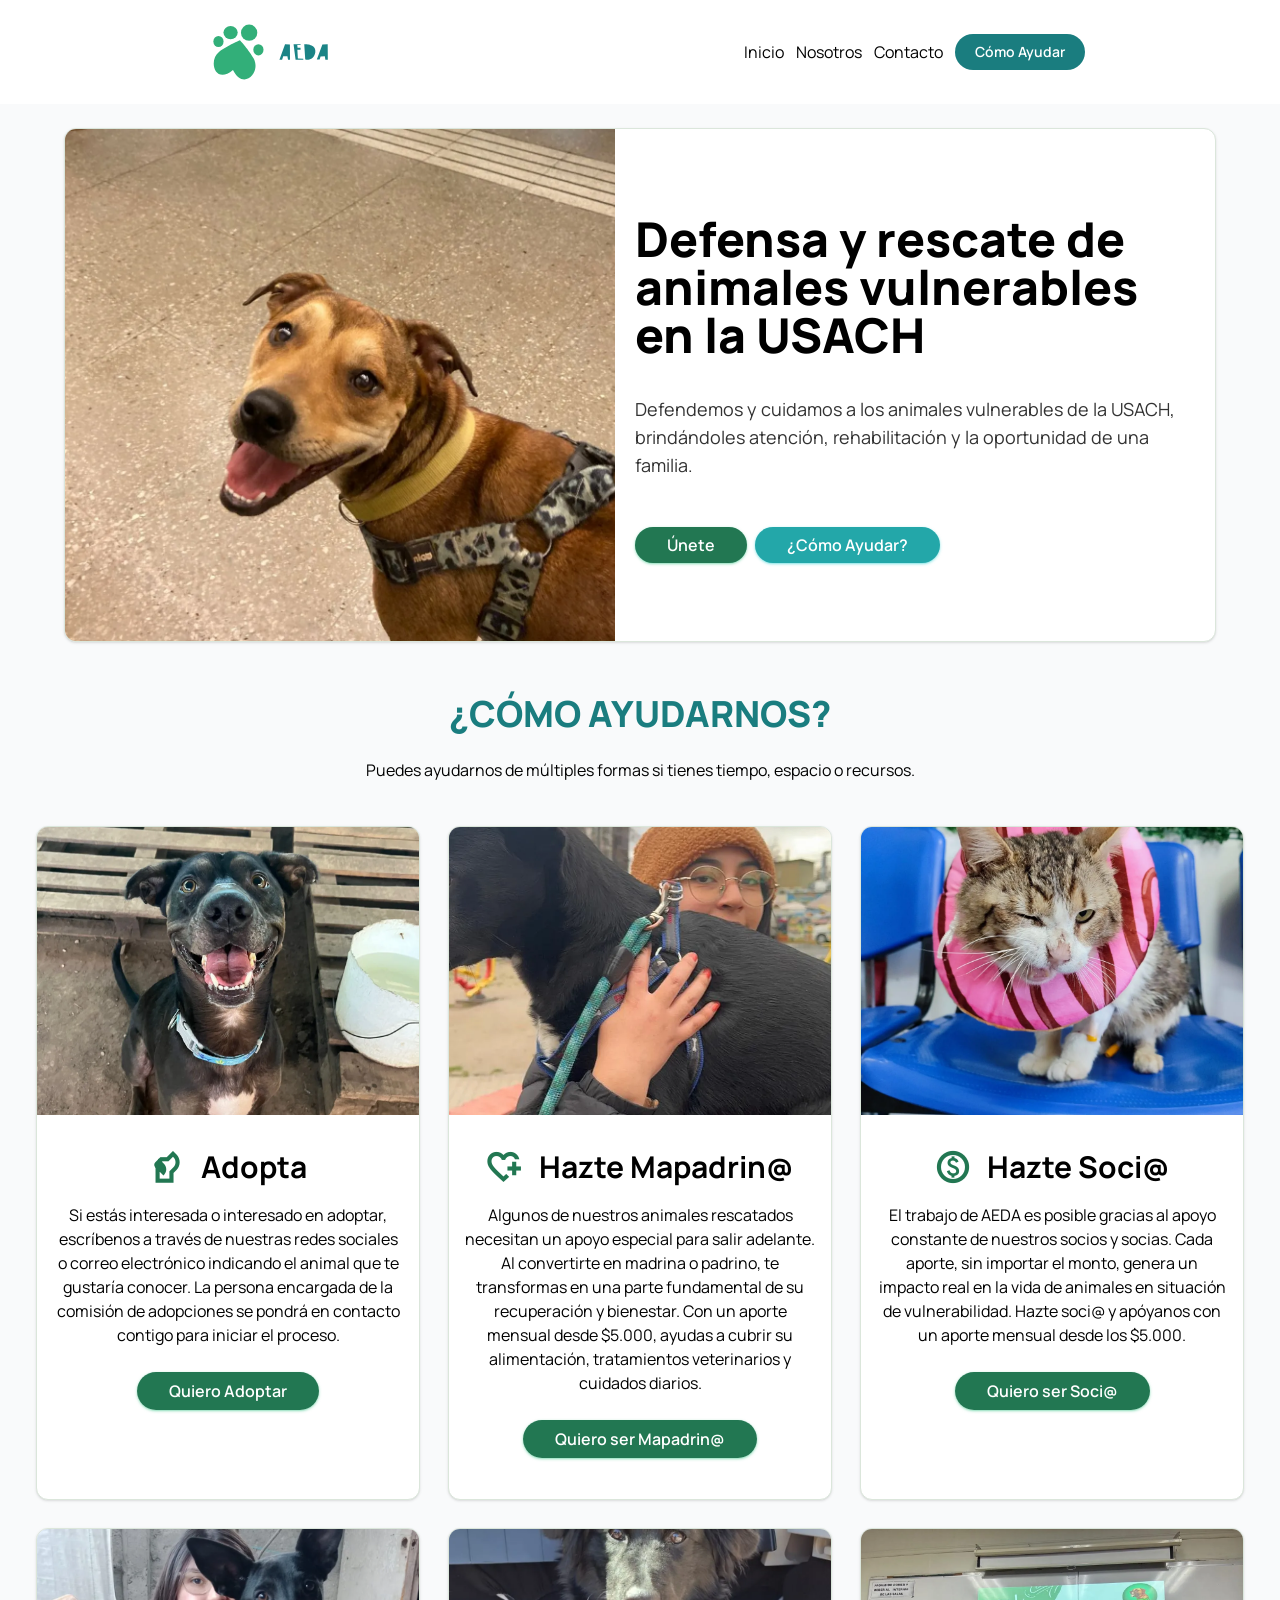
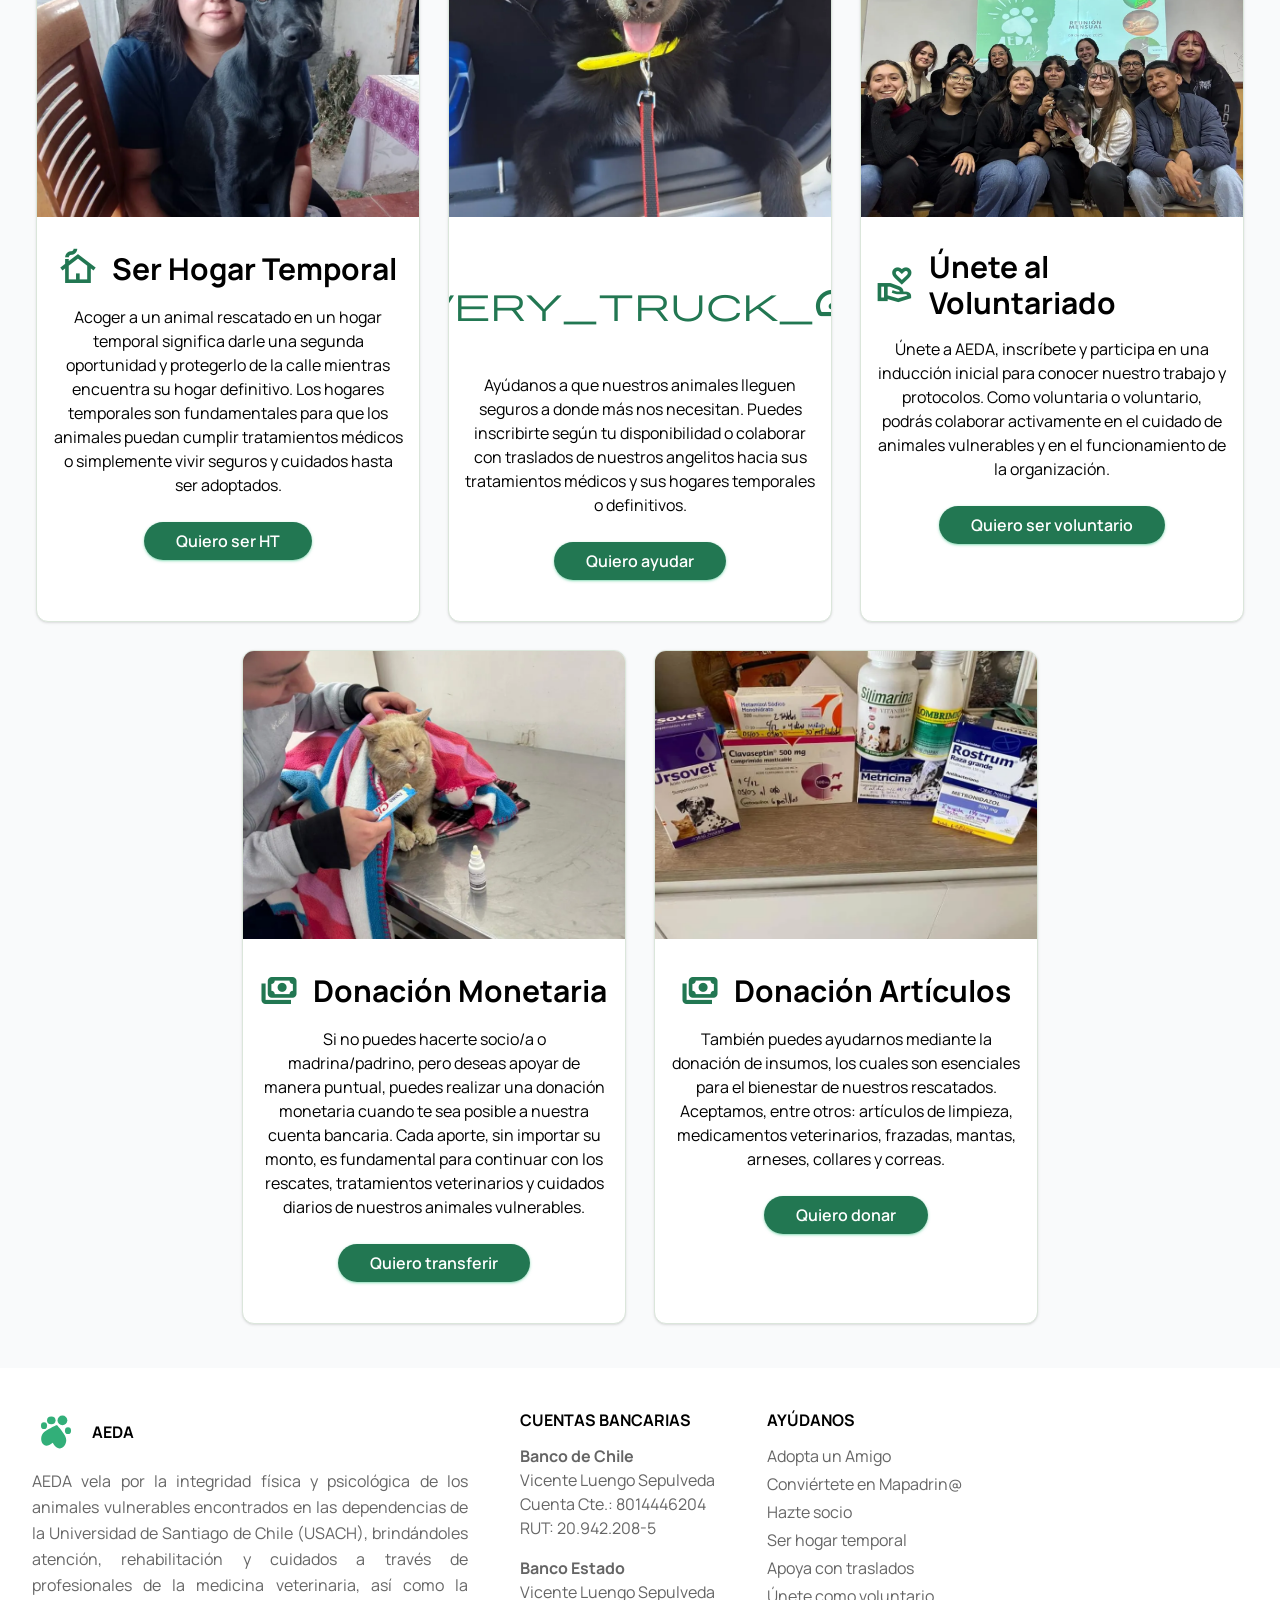
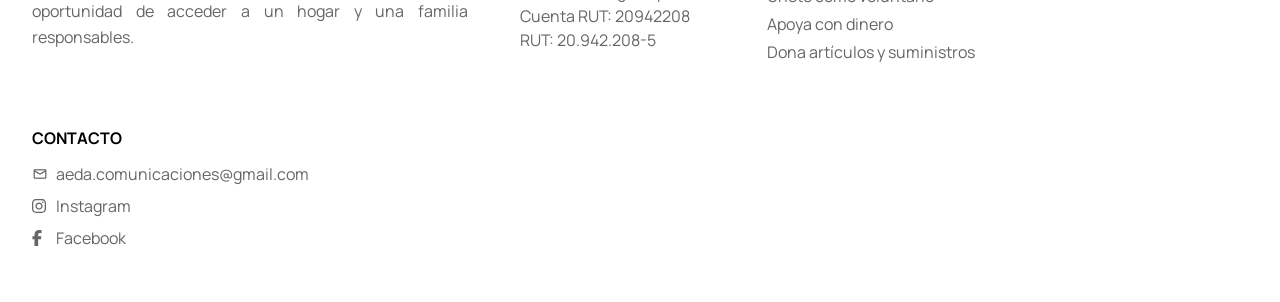
<file: index.html>
<!DOCTYPE html><html lang="es" data-astro-cid-sckkx6r4> <head><meta charset="utf-8"><meta name="viewport" content="width=device-width, initial-scale=1.0"><link rel="icon" type="image/svg+xml" href="/img/aeda-paw.svg"><meta name="description" content="AEDA es una agrupación estudiantil que protege y rescata animales vulnerables en la Universidad de Santiago de Chile. Adopta, apadrina o sé voluntario."><title>AEDA | Defensa y rescate de animales vulnerables en la USACH</title><link rel="stylesheet" href="/_astro/index.CXJ9IVGa.css"></head> <body class="bg-gray-50" data-astro-cid-sckkx6r4> <header id="header" class="flex flex-row justify-around items-center h-26 bg-white"> <h1 id="logo"> <a href="/"> <img src="/_astro/aeda-imagotipo.CRIfPVcv_tjHs5.svg" alt="Agrupación de Estudiantes por la Defensa de los Animales (AEDA) - Chile" loading="lazy" decoding="async" fetchpriority="auto" width="512" height="256" class="h-20 w-auto"> </a> </h1> <nav id="menu-principal" class="flex flex-row items-center gap-3"> <a href="./">Inicio</a> <a href="#hero">Nosotros</a> <a href="#contacto">Contacto</a> <a href="#como-ayudar" class="text-nowrap rounded-full bg-aeda2-700 px-5 py-2 text-sm leading-5 font-semibold text-white hover:bg-aeda2-500 shadow-aeda2-500/50">
Cómo Ayudar
</a> </nav> </header>  <main id="main" class="flex flex-col"> <section class="heroe flex flex-col self-center md:flex-row pb-5 md:pb-0 rounded-xl overflow-hidden shadow-sm border border-[#dbe6db] md:max-w-6xl mt-6 bg-white"> <div class="slide bg-cover h-96 md:h-128 md:w-7xl" style="background-image: url('/_astro/sol-metro.LZEkq0cb_Zwp4z8.webp')"></div> <div class="content p-5 flex flex-col justify-center gap-5"> <h2 class="text-3xl md:text-5xl mb-4 mt-2 font-extrabold text-black">
Defensa y rescate de animales vulnerables en la USACH
</h2> <p class="text-lg opacity-80">
Defendemos y cuidamos a los animales vulnerables de la USACH, brindándoles atención, rehabilitación
            y la oportunidad de una familia.
</p> <nav class="flex flex-row gap-2 mt-7"> <a href="https://docs.google.com/forms/d/e/1FAIpQLScSrKA1SlH4pU3Ua58CcV1sVhZQKJD9aBTRn4AEk2o8B_4T_g/viewform" class="cta rounded-full bg-aeda1-700 px-8 py-2 text-base leading-5 font-semibold text-white hover:bg-aeda1-500 shadow-sm shadow-aeda1-500/50">
Únete
</a> <a href="#como-ayudarnos" class="cta cta rounded-full bg-aeda2-600 px-8 py-2 text-base leading-5 font-semibold text-white hover:bg-aeda2-500 shadow-sm shadow-aeda2-500/50">
¿Cómo Ayudar?
</a> </nav> </div> </section> <section id="como-ayudar" class="flex flex-col mt-7 p-4"> <div class="self-center"> <h2 class="text-center text-4xl font-extrabold text-aeda2-700 mt-2 mb-6 uppercase">
¿Cómo Ayudarnos?
</h2> <p class="text-center text-base mb-4">
Puedes ayudarnos de múltiples formas si tienes tiempo, espacio o recursos.
</p> </div> <div class="flex flex-row flex-wrap justify-center gap-7 self-center m-w-6xl my-7"> <article id="adopta" class="max-w-sm bg-white rounded-xl overflow-hidden shadow-sm border border-[#dbe6db]"> <div class="bg-cover bg-center h-72" style="background-image: url('/_astro/cerbero.BgWvcR0I_Z1UTHtm.webp')"></div> <div class="flex flex-col justify-between items-center p-4"> <h3 class="flex flex-row items-center gap-4 text-3xl font-bold mt-4 mb-4"> <span class="font-symbols text-4xl text-aeda1-700">sound_detection_dog_barking</span> Adopta </h3> <p class="text-center"> 
Si estás interesada o interesado en adoptar, escríbenos a través de nuestras redes sociales o correo electrónico indicando el animal que te gustaría conocer. La persona encargada de la comisión de adopciones se pondrá en contacto contigo para iniciar el proceso.
 </p> <nav class="my-8"> <a href="#contacto" class="cta rounded-full bg-aeda1-700 px-8 py-2 text-base leading-5 font-semibold text-white hover:bg-aeda1-500 shadow-sm shadow-aeda1-500/50">Quiero Adoptar</a> </nav> </div> </article> <!-- https://docs.google.com/forms/d/1QfWeFBtjWP19PyNPHFZ8sVjU-rJpTIgCewbcCFWaffA --> <article id="mapadrines" class="max-w-sm bg-white rounded-xl overflow-hidden shadow-sm border border-[#dbe6db]"> <div class="bg-cover bg-center h-72" style="background-image: url('/_astro/nati.B9dNqYzt_1Vosl0.webp')"></div> <div class="flex flex-col justify-between items-center p-4"> <h3 class="flex flex-row items-center gap-4 text-3xl font-bold mt-4 mb-4"> <span class="font-symbols text-4xl text-aeda1-700">heart_plus</span> Hazte Mapadrin@ </h3> <p class="text-center"> 
Algunos de nuestros animales rescatados necesitan un apoyo especial para salir adelante. Al convertirte en madrina o padrino, te transformas en una parte fundamental de su recuperación y bienestar. Con un aporte mensual desde $5.000, ayudas a cubrir su alimentación, tratamientos veterinarios y cuidados diarios.
 </p> <nav class="my-8"> <a href="https://docs.google.com/forms/d/1QfWeFBtjWP19PyNPHFZ8sVjU-rJpTIgCewbcCFWaffA" class="cta rounded-full bg-aeda1-700 px-8 py-2 text-base leading-5 font-semibold text-white hover:bg-aeda1-500 shadow-sm shadow-aeda1-500/50">Quiero ser Mapadrin@</a> </nav> </div> </article> <article id="socios" class="max-w-sm bg-white rounded-xl overflow-hidden shadow-sm border border-[#dbe6db]"> <div class="bg-cover bg-center h-72" style="background-image: url('/_astro/socio.BCMxGjKL_ZuVmeY.webp')"></div> <div class="flex flex-col justify-between items-center p-4"> <h3 class="flex flex-row items-center gap-4 text-3xl font-bold mt-4 mb-4"> <span class="font-symbols text-4xl text-aeda1-700">paid</span> Hazte Soci@ </h3> <p class="text-center"> 
El trabajo de AEDA es posible gracias al apoyo constante de nuestros socios y socias. Cada aporte, sin importar el monto, genera un impacto real en la vida de animales en situación de vulnerabilidad. Hazte soci@ y apóyanos con un aporte mensual desde los $5.000.
 </p> <nav class="my-8"> <a href="https://docs.google.com/forms/d/1xiugZejQ642EhO1WJJd28AD3rZvzt2NSIys-fWePLHM" class="cta rounded-full bg-aeda1-700 px-8 py-2 text-base leading-5 font-semibold text-white hover:bg-aeda1-500 shadow-sm shadow-aeda1-500/50">Quiero ser Soci@</a> </nav> </div> </article> <article id="ht" class="max-w-sm bg-white rounded-xl overflow-hidden shadow-sm border border-[#dbe6db]"> <div class="bg-cover bg-center h-72" style="background-image: url('/_astro/ht.BEg4_3ry_o7sdp.webp')"></div> <div class="flex flex-col justify-between items-center p-4"> <h3 class="flex flex-row items-center gap-4 text-3xl font-bold mt-4 mb-4"> <span class="font-symbols text-4xl text-aeda1-700">cottage</span> Ser Hogar Temporal </h3> <p class="text-center"> 
Acoger a un animal rescatado en un hogar temporal significa darle una segunda oportunidad y protegerlo de la calle mientras encuentra su hogar definitivo. Los hogares temporales son fundamentales para que los animales puedan cumplir tratamientos médicos o simplemente vivir seguros y cuidados hasta ser adoptados.
 </p> <nav class="my-8"> <a href="#contacto" class="cta rounded-full bg-aeda1-700 px-8 py-2 text-base leading-5 font-semibold text-white hover:bg-aeda1-500 shadow-sm shadow-aeda1-500/50">Quiero ser HT</a> </nav> </div> </article> <article id="traslados" class="max-w-sm bg-white rounded-xl overflow-hidden shadow-sm border border-[#dbe6db]"> <div class="bg-cover bg-center h-72" style="background-image: url('/_astro/traslados.Ck82K5QS_BFbjT.webp')"></div> <div class="flex flex-col justify-between items-center p-4"> <h3 class="flex flex-row items-center gap-4 text-3xl font-bold mt-4 mb-4"> <span class="font-symbols text-4xl text-aeda1-700">delivery_truck_speed</span> Apoya con Traslados </h3> <p class="text-center"> 
Ayúdanos a que nuestros animales lleguen seguros a donde más nos necesitan. Puedes inscribirte según tu disponibilidad o colaborar con traslados de nuestros angelitos hacia sus tratamientos médicos y sus hogares temporales o definitivos.
 </p> <nav class="my-8"> <a href="#contacto" class="cta rounded-full bg-aeda1-700 px-8 py-2 text-base leading-5 font-semibold text-white hover:bg-aeda1-500 shadow-sm shadow-aeda1-500/50">Quiero ayudar</a> </nav> </div> </article> <article id="voluntarios" class="max-w-sm bg-white rounded-xl overflow-hidden shadow-sm border border-[#dbe6db]"> <div class="bg-cover bg-center h-72" style="background-image: url('/_astro/grupo-reunion.0MR3MrCX_Z1D9Mg9.webp')"></div> <div class="flex flex-col justify-between items-center p-4"> <h3 class="flex flex-row items-center gap-4 text-3xl font-bold mt-4 mb-4"> <span class="font-symbols text-4xl text-aeda1-700">volunteer_activism</span> Únete al Voluntariado </h3> <p class="text-center"> 
Únete a AEDA, inscríbete y participa en una inducción inicial para conocer nuestro trabajo y protocolos. Como voluntaria o voluntario, podrás colaborar activamente en el cuidado de animales vulnerables y en el funcionamiento de la organización.
 </p> <nav class="my-8"> <a href="https://docs.google.com/forms/d/e/1FAIpQLScSrKA1SlH4pU3Ua58CcV1sVhZQKJD9aBTRn4AEk2o8B_4T_g/viewform" class="cta rounded-full bg-aeda1-700 px-8 py-2 text-base leading-5 font-semibold text-white hover:bg-aeda1-500 shadow-sm shadow-aeda1-500/50">Quiero ser voluntario</a> </nav> </div> </article> <article id="donaciones" class="max-w-sm bg-white rounded-xl overflow-hidden shadow-sm border border-[#dbe6db]"> <div class="bg-cover bg-center h-72" style="background-image: url('/_astro/vet.pVaHu23i_Z2r3nKw.webp')"></div> <div class="flex flex-col justify-between items-center p-4"> <h3 class="flex flex-row items-center gap-4 text-3xl font-bold mt-4 mb-4"> <span class="font-symbols text-4xl text-aeda1-700">payments</span> Donación Monetaria </h3> <p class="text-center"> 
Si no puedes hacerte socio/a o madrina/padrino, pero deseas apoyar de manera puntual, puedes realizar una donación monetaria cuando te sea posible a nuestra cuenta bancaria. Cada aporte, sin importar su monto, es fundamental para continuar con los rescates, tratamientos veterinarios y cuidados diarios de nuestros animales vulnerables.
 </p> <nav class="my-8"> <a href="#cuentas-bancarias" class="cta rounded-full bg-aeda1-700 px-8 py-2 text-base leading-5 font-semibold text-white hover:bg-aeda1-500 shadow-sm shadow-aeda1-500/50">Quiero transferir</a> </nav> </div> </article> <article id="donacion-articulos" class="max-w-sm bg-white rounded-xl overflow-hidden shadow-sm border border-[#dbe6db]"> <div class="bg-cover bg-center h-72" style="background-image: url('/_astro/medicamentos.BjGaJKcx_HgJLS.webp')"></div> <div class="flex flex-col justify-between items-center p-4"> <h3 class="flex flex-row items-center gap-4 text-3xl font-bold mt-4 mb-4"> <span class="font-symbols text-4xl text-aeda1-700">payments</span> Donación Artículos </h3> <p class="text-center"> 
También puedes ayudarnos mediante la donación de insumos, los cuales son esenciales para el bienestar de nuestros rescatados. Aceptamos, entre otros: artículos de limpieza, medicamentos veterinarios, frazadas, mantas, arneses, collares y correas.
 </p> <nav class="my-8"> <a href="#contacto" class="cta rounded-full bg-aeda1-700 px-8 py-2 text-base leading-5 font-semibold text-white hover:bg-aeda1-500 shadow-sm shadow-aeda1-500/50">Quiero donar</a> </nav> </div> </article> </div> </section> </main>  <footer id="footer" class="bg-white py-6 md:px-4"> <div id="footer-row-1" class="flex flex-wrap flex-col md:flex-row md:gap-5"> <section class="p-4 xl:basis-3/8"> <div class="flex flex-row items-center gap-3 mb-3"> <img src="/_astro/aeda-paw.Bf_a5q3H_Z2wqAqN.svg" alt="AEDA - Todo por los animales" loading="lazy" decoding="async" fetchpriority="auto" width="256" height="256" class="h-12 w-auto"> <h3 class="text-base font-bold uppercase">AEDA</h3> </div> <p class="text-justify opacity-60 mb-6 leading-relaxed">
AEDA vela por la integridad física y psicológica de los animales vulnerables encontrados en las
                dependencias de la Universidad de Santiago de Chile (USACH), brindándoles atención, rehabilitación y
                cuidados a través de profesionales de la medicina veterinaria, así como la oportunidad de acceder a
                un hogar y una familia responsables.
</p> </section> <section id="cuentas-bancarias" class="p-4 md:basis-1/2 xl:basis-1/6"> <h3 class="text-base font-bold uppercase mb-3">
Cuentas Bancarias
</h3> <p class="mb-4 opacity-60"> <strong class="text-nowrap">Banco de Chile</strong><br> <span class="text-nowrap">Vicente Luengo Sepulveda</span><br> <span class="text-nowrap">Cuenta Cte.: 8014446204</span><br> <span class="text-nowrap">RUT: 20.942.208-5</span> </p> <p class="mb-4 opacity-60"> <strong class="text-nowrap">Banco Estado</strong><br> <span class="text-nowrap">Vicente Luengo Sepulveda</span><br> <span class="text-nowrap">Cuenta RUT: 20942208</span><br> <span class="text-nowrap">RUT: 20.942.208-5</span><br> </p> </section> <section class="p-4  md:basis-1/2 xl:basis-1/6"> <h3 class="text-base font-bold uppercase mb-3">
Ayúdanos
</h3> <nav class="flex flex-col opacity-60 gap-1"> <a href="/#adopta" class="text-nowrap hover:underline">Adopta un Amigo</a> <a href="#mapadrines" class="text-nowrap hover:underline">Conviértete en Mapadrin@</a> <a href="#socios" class="text-nowrap hover:underline">Hazte socio</a> <a href="#ht" class="text-nowrap hover:underline">Ser hogar temporal</a> <a href="#traslados" class="text-nowrap hover:underline">Apoya con traslados</a> <a href="#voluntarios" class="text-nowrap hover:underline">Únete como voluntario</a> <a href="#donaciones" class="text-nowrap hover:underline">Apoya con dinero</a> <a href="#donacion-articulos" class="text-nowrap hover:underline">Dona artículos y suministros</a> </nav> </section> <section id="contacto" class="p-4 pb-7 md:basis-1/2 xl:basis-1/6"> <h3 class="text-base font-bold uppercase mb-3">
Contacto
</h3> <nav class="flex flex-col gap-2"> <a href="mailto:aeda.comunicaciones@gmail.com" class="flex flex-row items-center gap-2 opacity-60 hover:underline"> <span class="font-symbols">mail</span>
&#97;&#101;&#100;&#97;&#46;&#99;&#111;&#109;&#117;&#110;&#105;&#99;&#97;&#99;&#105;&#111;&#110;&#101;&#115;&#64;&#103;&#109;&#97;&#105;&#108;&#46;&#99;&#111;&#109;
</a> <a href="https://www.instagram.com/grupoaeda/" class="flex flex-row items-center gap-2 opacity-60 hover:underline"> <svg xmlns="http://www.w3.org/2000/svg" viewBox="0 0 512 512" class="h-4"> <use href="#instagram"></use> </svg>
Instagram
</a> <a href="https://www.facebook.com/INFOAEDA" class="flex flex-row items-center gap-2 opacity-60 hover:underline"> <svg xmlns="http://www.w3.org/2000/svg" viewBox="0 0 512 512" class="h-4"> <use href="#facebook"></use> </svg>
Facebook
</a> </nav> </section> </div> <div id="footer-row-2"></div> </footer> <div class="no-mostrar hidden"> <svg xmlns="http://www.w3.org/2000/svg" viewBox="0 0 512 512"> <defs> <path id="facebook" stroke="currentColor" fill="currentColor" d="M80 299.3V512H196V299.3h86.5l18-97.8H196V166.9c0-51.7 20.3-71.5 72.7-71.5c16.3 0 29.4 .4 37 1.2V7.9C291.4 4 256.4 0 236.2 0C129.3 0 80 50.5 80 159.4v42.1H14v97.8H80z"></path> <path id="instagram" stroke="currentColor" fill="currentColor" d="M224.1 141c-63.6 0-114.9 51.3-114.9 114.9s51.3 114.9 114.9 114.9S339 319.5 339 255.9 287.7 141 224.1 141zm0 189.6c-41.1 0-74.7-33.5-74.7-74.7s33.5-74.7 74.7-74.7 74.7 33.5 74.7 74.7-33.6 74.7-74.7 74.7zm146.4-194.3c0 14.9-12 26.8-26.8 26.8-14.9 0-26.8-12-26.8-26.8s12-26.8 26.8-26.8 26.8 12 26.8 26.8zm76.1 27.2c-1.7-35.9-9.9-67.7-36.2-93.9-26.2-26.2-58-34.4-93.9-36.2-37-2.1-147.9-2.1-184.9 0-35.8 1.7-67.6 9.9-93.9 36.1s-34.4 58-36.2 93.9c-2.1 37-2.1 147.9 0 184.9 1.7 35.9 9.9 67.7 36.2 93.9s58 34.4 93.9 36.2c37 2.1 147.9 2.1 184.9 0 35.9-1.7 67.7-9.9 93.9-36.2 26.2-26.2 34.4-58 36.2-93.9 2.1-37 2.1-147.8 0-184.8zM398.8 388c-7.8 19.6-22.9 34.7-42.6 42.6-29.5 11.7-99.5 9-132.1 9s-102.7 2.6-132.1-9c-19.6-7.8-34.7-22.9-42.6-42.6-11.7-29.5-9-99.5-9-132.1s-2.6-102.7 9-132.1c7.8-19.6 22.9-34.7 42.6-42.6 29.5-11.7 99.5-9 132.1-9s102.7-2.6 132.1 9c19.6 7.8 34.7 22.9 42.6 42.6 11.7 29.5 9 99.5 9 132.1s2.7 102.7-9 132.1z"></path> </defs> </svg> </div> </body></html>
</file>
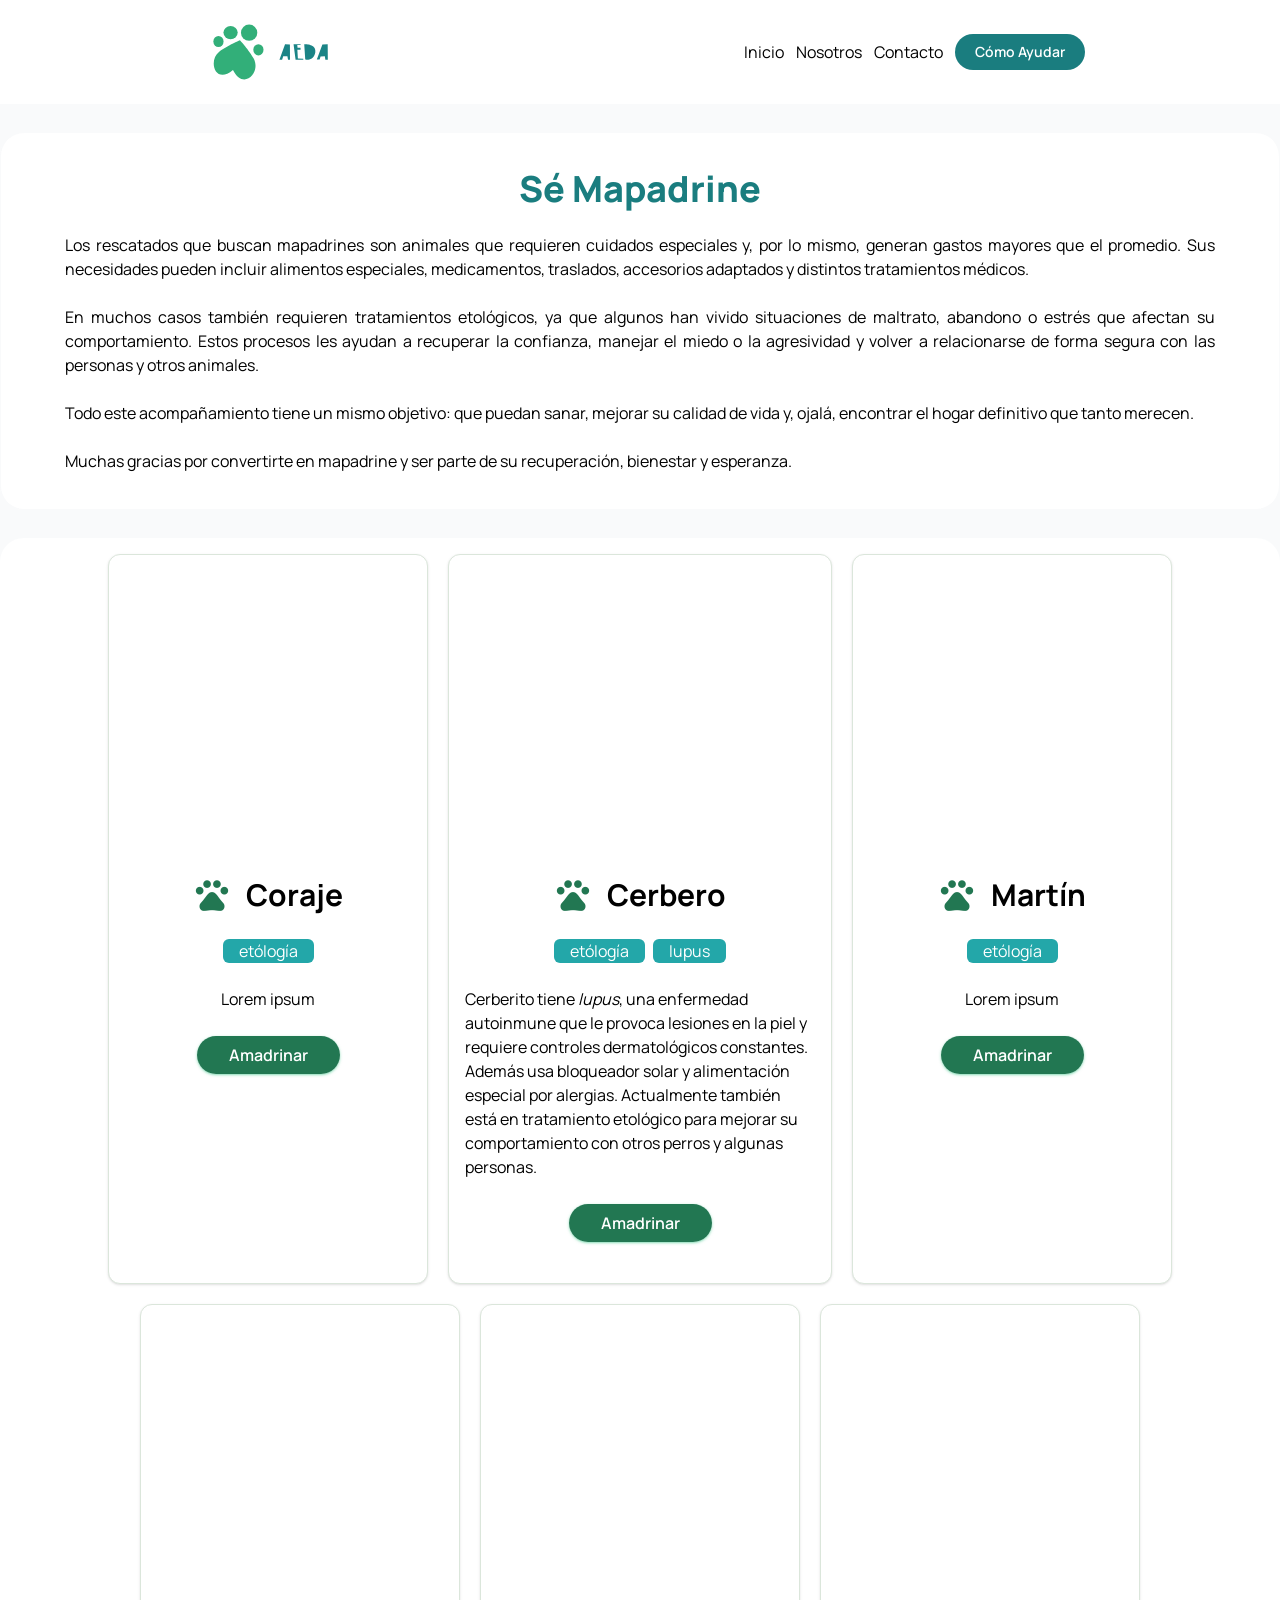
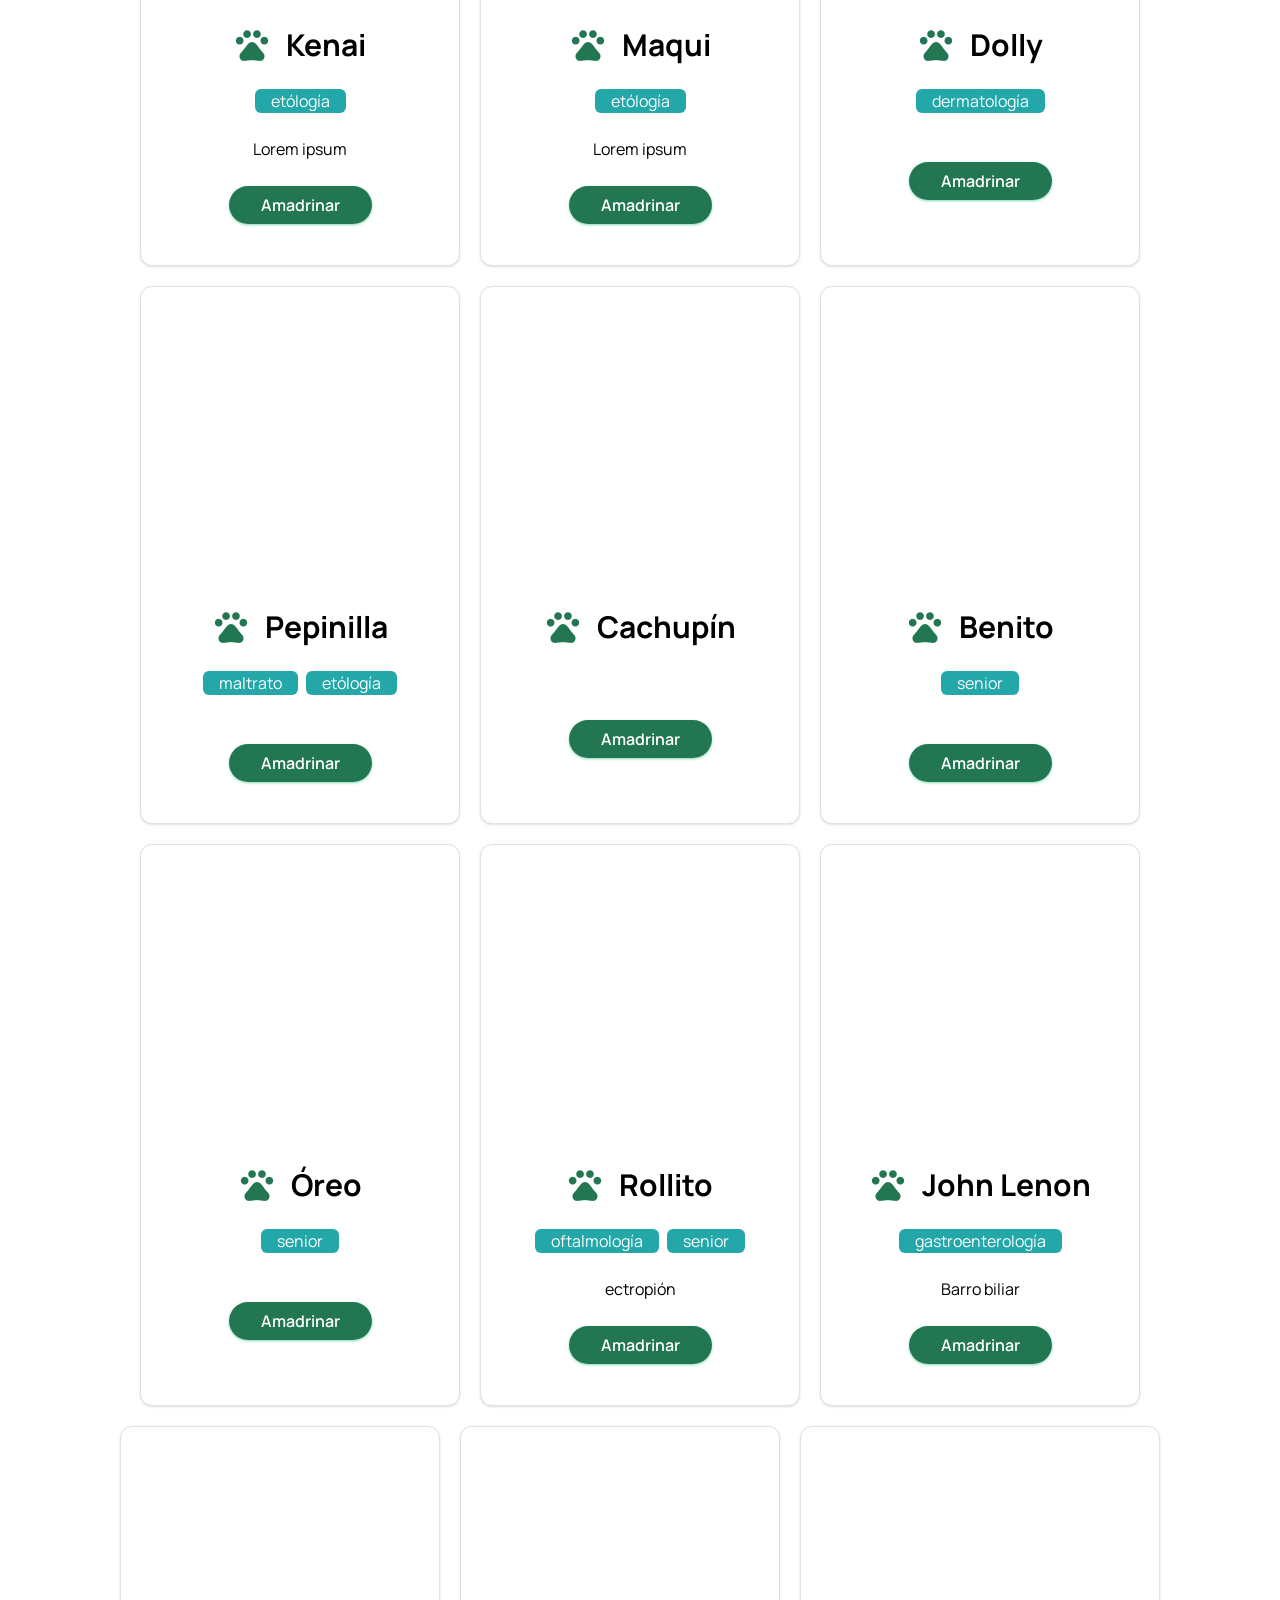
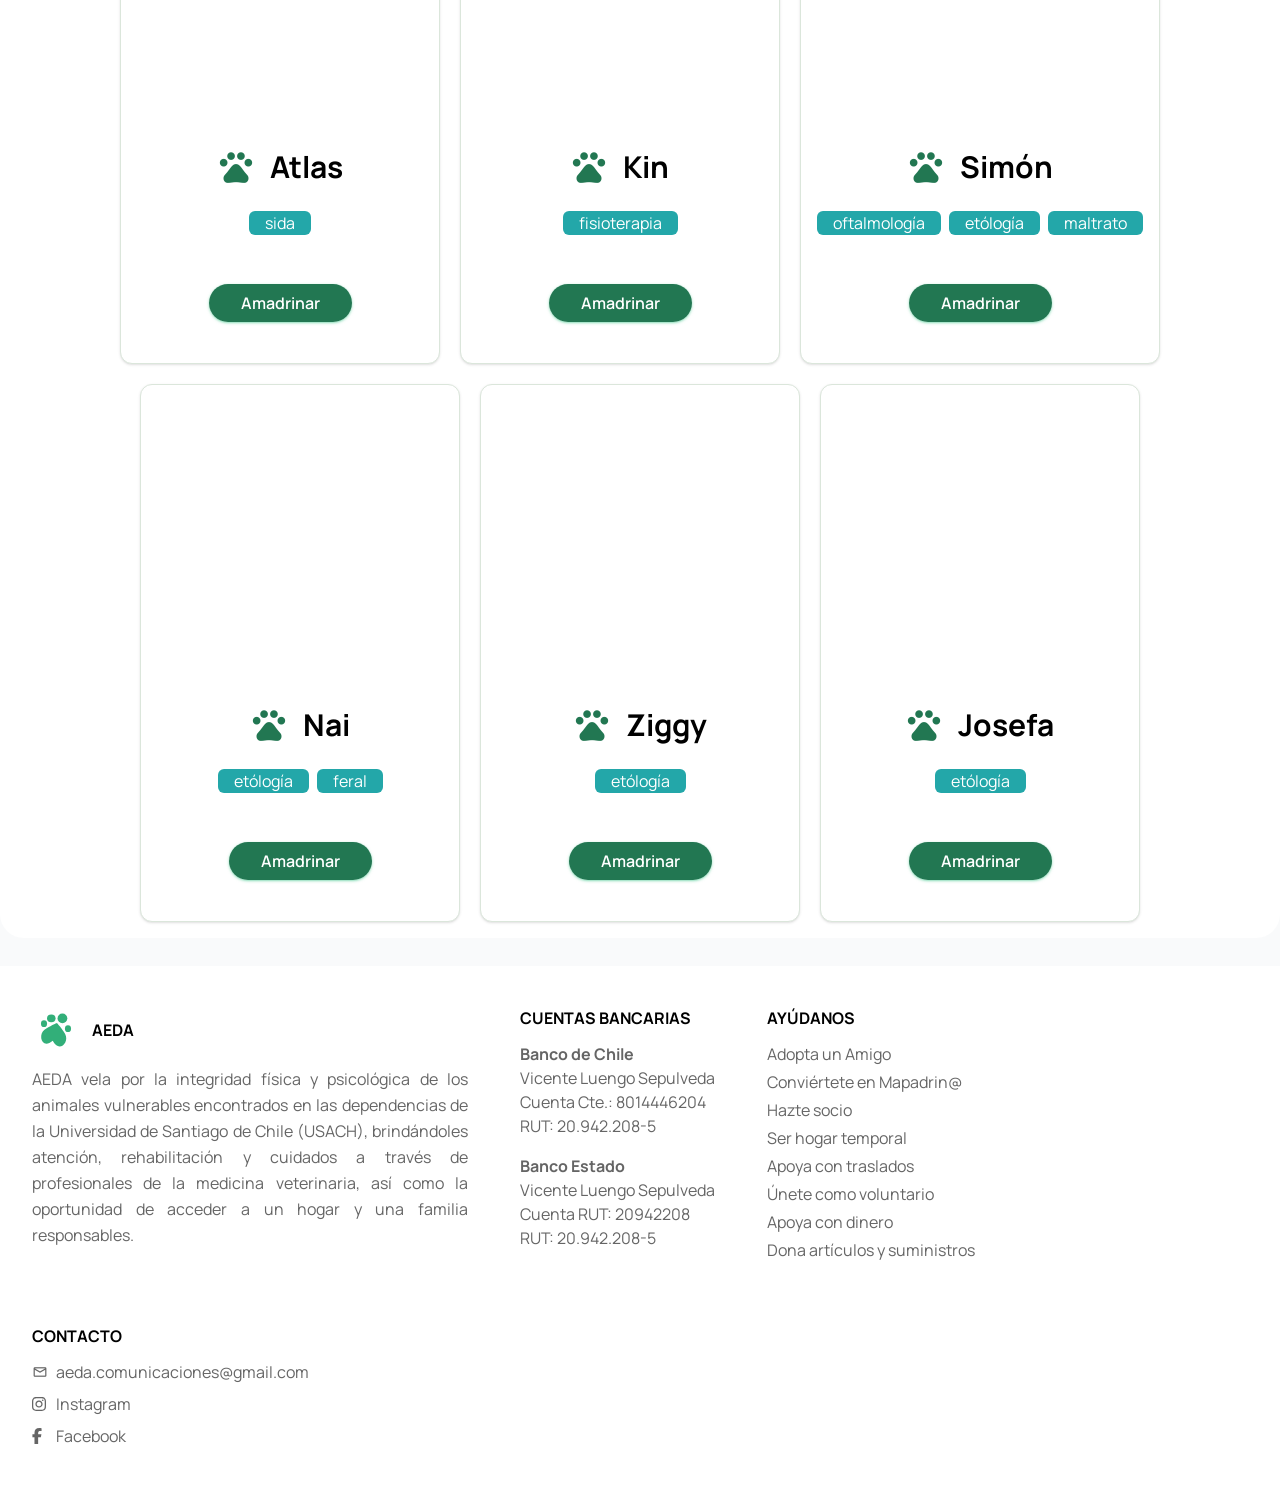
<file: amadrinar/index.html>
<!DOCTYPE html><html lang="es"> <head><meta charset="utf-8"><meta name="viewport" content="width=device-width, initial-scale=1.0"><link rel="icon" type="image/svg+xml" href="/img/aeda-paw.svg"><meta name="description" content="Sé el mapadrine de alguno de nuestros rescatados para ayudar a costear sus tratamientos necesarios para llevar una vida plena y poder conseguir una familia definitiva."><title>Sé mapadrine de alguno(s) de nuestros rescatados | AEDA</title><link rel="stylesheet" href="/_astro/amadrinar.B-KlOBIk.css"></head> <body class="bg-gray-50"> <header id="header" class="flex flex-row justify-around items-center h-26 bg-white"> <h1 id="logo"> <a href="/"> <img src="/_astro/aeda-imagotipo.CRIfPVcv_tjHs5.svg" alt="Agrupación de Estudiantes por la Defensa de los Animales (AEDA) - Chile" loading="lazy" decoding="async" fetchpriority="auto" width="512" height="256" class="h-20 w-auto"> </a> </h1> <nav id="menu-principal" class="flex flex-row items-center gap-3"> <a href="./">Inicio</a> <a href="#hero">Nosotros</a> <a href="#contacto">Contacto</a> <a href="#como-ayudar" class="text-nowrap rounded-full bg-aeda2-700 px-5 py-2 text-sm leading-5 font-semibold text-white hover:bg-aeda2-500 shadow-aeda2-500/50">
Cómo Ayudar
</a> </nav> </header>  <main id="main" class="flex flex-col items-center my-7"> <div class="max-w-7xl px-16 py-7 mb-7 justify-center border rounded-3xl border-gray-50 bg-white"> <h2 class="text-center text-4xl font-extrabold text-aeda2-700 mt-2 mb-6">
Sé Mapadrine
</h2> <p class="text-base mb-2 text-justify">
Los rescatados que buscan mapadrines son animales que requieren cuidados especiales y, por lo mismo, generan gastos mayores que el promedio. Sus necesidades pueden incluir alimentos especiales, medicamentos, traslados, accesorios adaptados y distintos tratamientos médicos.
<br><br>
En muchos casos también requieren tratamientos etológicos, ya que algunos han vivido situaciones de maltrato, abandono o estrés que afectan su comportamiento. Estos procesos les ayudan a recuperar la confianza, manejar el miedo o la agresividad y volver a relacionarse de forma segura con las personas y otros animales.
<br><br>
Todo este acompañamiento tiene un mismo objetivo: que puedan sanar, mejorar su calidad de vida y, ojalá, encontrar el hogar definitivo que tanto merecen.
<br><br>
Muchas gracias por convertirte en mapadrine y ser parte de su recuperación, bienestar y esperanza.
</p> </div> <div class="flex flex-row flex-wrap gap-5 rounded-3xl max-w-7xl py-4 justify-center bg-white"> <article class="max-w-sm min-w-xs bg-white rounded-xl overflow-hidden shadow-sm border border-[#dbe6db]"> <div class="bg-cover bg-center h-72 hover:scale-110 transition-transform duration-500" style="background-image: url('https://res.cloudinary.com/ddszkrvlq/image/upload/v1773193387/Coraje_oo3dvl.jpg')"></div> <div class="flex flex-col justify-between items-center p-4"> <h3 class="flex flex-row items-center gap-4 text-3xl font-bold mt-4 mb-4"> <span class="font-symbols text-4xl text-aeda1-700">pets</span> Coraje </h3> <div class="etiquetas flex flex-row flex-wrap gap-2 mt-2 mb-6"> <span class="bg-aeda2-600 text-white rounded-md px-4">etólogía</span> </div> <p class="descripcion text-center"><p>Lorem ipsum</p>
</p> <nav class="my-8"> <a href class="cta rounded-full bg-aeda1-700 px-8 py-2 text-base leading-5 font-semibold text-white hover:bg-aeda1-500 shadow-sm shadow-aeda1-500/50">Amadrinar</a> </nav> </div> </article><article class="max-w-sm min-w-xs bg-white rounded-xl overflow-hidden shadow-sm border border-[#dbe6db]"> <div class="bg-cover bg-center h-72 hover:scale-110 transition-transform duration-500" style="background-image: url('https://res.cloudinary.com/ddszkrvlq/image/upload/v1773193387/Cerbero_qpgb0z.jpg')"></div> <div class="flex flex-col justify-between items-center p-4"> <h3 class="flex flex-row items-center gap-4 text-3xl font-bold mt-4 mb-4"> <span class="font-symbols text-4xl text-aeda1-700">pets</span> Cerbero </h3> <div class="etiquetas flex flex-row flex-wrap gap-2 mt-2 mb-6"> <span class="bg-aeda2-600 text-white rounded-md px-4">etólogía</span><span class="bg-aeda2-600 text-white rounded-md px-4">lupus</span> </div> <p class="descripcion text-center"><p>Cerberito tiene <em>lupus</em>, una enfermedad autoinmune que le provoca lesiones en la piel y requiere controles dermatológicos constantes. Además usa bloqueador solar y alimentación especial por alergias. Actualmente también está en tratamiento etológico para mejorar su comportamiento con otros perros y algunas personas.</p>
</p> <nav class="my-8"> <a href class="cta rounded-full bg-aeda1-700 px-8 py-2 text-base leading-5 font-semibold text-white hover:bg-aeda1-500 shadow-sm shadow-aeda1-500/50">Amadrinar</a> </nav> </div> </article><article class="max-w-sm min-w-xs bg-white rounded-xl overflow-hidden shadow-sm border border-[#dbe6db]"> <div class="bg-cover bg-center h-72 hover:scale-110 transition-transform duration-500" style="background-image: url('https://res.cloudinary.com/ddszkrvlq/image/upload/v1773193388/Martin_ppk8hf.jpg')"></div> <div class="flex flex-col justify-between items-center p-4"> <h3 class="flex flex-row items-center gap-4 text-3xl font-bold mt-4 mb-4"> <span class="font-symbols text-4xl text-aeda1-700">pets</span> Martín </h3> <div class="etiquetas flex flex-row flex-wrap gap-2 mt-2 mb-6"> <span class="bg-aeda2-600 text-white rounded-md px-4">etólogía</span> </div> <p class="descripcion text-center"><p>Lorem ipsum</p>
</p> <nav class="my-8"> <a href class="cta rounded-full bg-aeda1-700 px-8 py-2 text-base leading-5 font-semibold text-white hover:bg-aeda1-500 shadow-sm shadow-aeda1-500/50">Amadrinar</a> </nav> </div> </article><article class="max-w-sm min-w-xs bg-white rounded-xl overflow-hidden shadow-sm border border-[#dbe6db]"> <div class="bg-cover bg-center h-72 hover:scale-110 transition-transform duration-500" style="background-image: url('https://res.cloudinary.com/ddszkrvlq/image/upload/v1773200374/Kenai_sguoky.jpg')"></div> <div class="flex flex-col justify-between items-center p-4"> <h3 class="flex flex-row items-center gap-4 text-3xl font-bold mt-4 mb-4"> <span class="font-symbols text-4xl text-aeda1-700">pets</span> Kenai </h3> <div class="etiquetas flex flex-row flex-wrap gap-2 mt-2 mb-6"> <span class="bg-aeda2-600 text-white rounded-md px-4">etólogía</span> </div> <p class="descripcion text-center"><p>Lorem ipsum</p>
</p> <nav class="my-8"> <a href class="cta rounded-full bg-aeda1-700 px-8 py-2 text-base leading-5 font-semibold text-white hover:bg-aeda1-500 shadow-sm shadow-aeda1-500/50">Amadrinar</a> </nav> </div> </article><article class="max-w-sm min-w-xs bg-white rounded-xl overflow-hidden shadow-sm border border-[#dbe6db]"> <div class="bg-cover bg-center h-72 hover:scale-110 transition-transform duration-500" style="background-image: url('https://res.cloudinary.com/ddszkrvlq/image/upload/v1773203877/Maqui_s868to.jpg')"></div> <div class="flex flex-col justify-between items-center p-4"> <h3 class="flex flex-row items-center gap-4 text-3xl font-bold mt-4 mb-4"> <span class="font-symbols text-4xl text-aeda1-700">pets</span> Maqui </h3> <div class="etiquetas flex flex-row flex-wrap gap-2 mt-2 mb-6"> <span class="bg-aeda2-600 text-white rounded-md px-4">etólogía</span> </div> <p class="descripcion text-center"><p>Lorem ipsum</p>
</p> <nav class="my-8"> <a href class="cta rounded-full bg-aeda1-700 px-8 py-2 text-base leading-5 font-semibold text-white hover:bg-aeda1-500 shadow-sm shadow-aeda1-500/50">Amadrinar</a> </nav> </div> </article><article class="max-w-sm min-w-xs bg-white rounded-xl overflow-hidden shadow-sm border border-[#dbe6db]"> <div class="bg-cover bg-center h-72 hover:scale-110 transition-transform duration-500" style="background-image: url('https://res.cloudinary.com/ddszkrvlq/image/upload/v1773193387/Dolly_jle9qj.jpg')"></div> <div class="flex flex-col justify-between items-center p-4"> <h3 class="flex flex-row items-center gap-4 text-3xl font-bold mt-4 mb-4"> <span class="font-symbols text-4xl text-aeda1-700">pets</span> Dolly </h3> <div class="etiquetas flex flex-row flex-wrap gap-2 mt-2 mb-6"> <span class="bg-aeda2-600 text-white rounded-md px-4">dermatología</span> </div> <p class="descripcion text-center"></p> <nav class="my-8"> <a href class="cta rounded-full bg-aeda1-700 px-8 py-2 text-base leading-5 font-semibold text-white hover:bg-aeda1-500 shadow-sm shadow-aeda1-500/50">Amadrinar</a> </nav> </div> </article><article class="max-w-sm min-w-xs bg-white rounded-xl overflow-hidden shadow-sm border border-[#dbe6db]"> <div class="bg-cover bg-center h-72 hover:scale-110 transition-transform duration-500" style="background-image: url('https://res.cloudinary.com/ddszkrvlq/image/upload/v1773200843/Pepinilla_xnekxo.jpg')"></div> <div class="flex flex-col justify-between items-center p-4"> <h3 class="flex flex-row items-center gap-4 text-3xl font-bold mt-4 mb-4"> <span class="font-symbols text-4xl text-aeda1-700">pets</span> Pepinilla </h3> <div class="etiquetas flex flex-row flex-wrap gap-2 mt-2 mb-6"> <span class="bg-aeda2-600 text-white rounded-md px-4">maltrato</span><span class="bg-aeda2-600 text-white rounded-md px-4">etólogía</span> </div> <p class="descripcion text-center"></p> <nav class="my-8"> <a href class="cta rounded-full bg-aeda1-700 px-8 py-2 text-base leading-5 font-semibold text-white hover:bg-aeda1-500 shadow-sm shadow-aeda1-500/50">Amadrinar</a> </nav> </div> </article><article class="max-w-sm min-w-xs bg-white rounded-xl overflow-hidden shadow-sm border border-[#dbe6db]"> <div class="bg-cover bg-center h-72 hover:scale-110 transition-transform duration-500" style="background-image: url('')"></div> <div class="flex flex-col justify-between items-center p-4"> <h3 class="flex flex-row items-center gap-4 text-3xl font-bold mt-4 mb-4"> <span class="font-symbols text-4xl text-aeda1-700">pets</span> Cachupín </h3> <div class="etiquetas flex flex-row flex-wrap gap-2 mt-2 mb-6">  </div> <p class="descripcion text-center"></p> <nav class="my-8"> <a href class="cta rounded-full bg-aeda1-700 px-8 py-2 text-base leading-5 font-semibold text-white hover:bg-aeda1-500 shadow-sm shadow-aeda1-500/50">Amadrinar</a> </nav> </div> </article><article class="max-w-sm min-w-xs bg-white rounded-xl overflow-hidden shadow-sm border border-[#dbe6db]"> <div class="bg-cover bg-center h-72 hover:scale-110 transition-transform duration-500" style="background-image: url('https://res.cloudinary.com/ddszkrvlq/image/upload/v1773204594/Benito_ojmypa.jpg')"></div> <div class="flex flex-col justify-between items-center p-4"> <h3 class="flex flex-row items-center gap-4 text-3xl font-bold mt-4 mb-4"> <span class="font-symbols text-4xl text-aeda1-700">pets</span> Benito </h3> <div class="etiquetas flex flex-row flex-wrap gap-2 mt-2 mb-6"> <span class="bg-aeda2-600 text-white rounded-md px-4">senior</span> </div> <p class="descripcion text-center"></p> <nav class="my-8"> <a href class="cta rounded-full bg-aeda1-700 px-8 py-2 text-base leading-5 font-semibold text-white hover:bg-aeda1-500 shadow-sm shadow-aeda1-500/50">Amadrinar</a> </nav> </div> </article><article class="max-w-sm min-w-xs bg-white rounded-xl overflow-hidden shadow-sm border border-[#dbe6db]"> <div class="bg-cover bg-center h-72 hover:scale-110 transition-transform duration-500" style="background-image: url('https://res.cloudinary.com/ddszkrvlq/image/upload/v1773205741/Oreo_tylumv.jpg')"></div> <div class="flex flex-col justify-between items-center p-4"> <h3 class="flex flex-row items-center gap-4 text-3xl font-bold mt-4 mb-4"> <span class="font-symbols text-4xl text-aeda1-700">pets</span> Óreo </h3> <div class="etiquetas flex flex-row flex-wrap gap-2 mt-2 mb-6"> <span class="bg-aeda2-600 text-white rounded-md px-4">senior</span> </div> <p class="descripcion text-center"></p> <nav class="my-8"> <a href class="cta rounded-full bg-aeda1-700 px-8 py-2 text-base leading-5 font-semibold text-white hover:bg-aeda1-500 shadow-sm shadow-aeda1-500/50">Amadrinar</a> </nav> </div> </article><article class="max-w-sm min-w-xs bg-white rounded-xl overflow-hidden shadow-sm border border-[#dbe6db]"> <div class="bg-cover bg-center h-72 hover:scale-110 transition-transform duration-500" style="background-image: url('https://res.cloudinary.com/ddszkrvlq/image/upload/v1773201474/Rollito_xx25tq.jpg')"></div> <div class="flex flex-col justify-between items-center p-4"> <h3 class="flex flex-row items-center gap-4 text-3xl font-bold mt-4 mb-4"> <span class="font-symbols text-4xl text-aeda1-700">pets</span> Rollito </h3> <div class="etiquetas flex flex-row flex-wrap gap-2 mt-2 mb-6"> <span class="bg-aeda2-600 text-white rounded-md px-4">oftalmología</span><span class="bg-aeda2-600 text-white rounded-md px-4">senior</span> </div> <p class="descripcion text-center"><p>ectropión</p>
</p> <nav class="my-8"> <a href class="cta rounded-full bg-aeda1-700 px-8 py-2 text-base leading-5 font-semibold text-white hover:bg-aeda1-500 shadow-sm shadow-aeda1-500/50">Amadrinar</a> </nav> </div> </article><article class="max-w-sm min-w-xs bg-white rounded-xl overflow-hidden shadow-sm border border-[#dbe6db]"> <div class="bg-cover bg-center h-72 hover:scale-110 transition-transform duration-500" style="background-image: url('https://res.cloudinary.com/ddszkrvlq/image/upload/v1773203877/JhonLenon_aoxf5j.jpg')"></div> <div class="flex flex-col justify-between items-center p-4"> <h3 class="flex flex-row items-center gap-4 text-3xl font-bold mt-4 mb-4"> <span class="font-symbols text-4xl text-aeda1-700">pets</span> John Lenon </h3> <div class="etiquetas flex flex-row flex-wrap gap-2 mt-2 mb-6"> <span class="bg-aeda2-600 text-white rounded-md px-4">gastroenterología</span> </div> <p class="descripcion text-center"><p>Barro biliar</p>
</p> <nav class="my-8"> <a href class="cta rounded-full bg-aeda1-700 px-8 py-2 text-base leading-5 font-semibold text-white hover:bg-aeda1-500 shadow-sm shadow-aeda1-500/50">Amadrinar</a> </nav> </div> </article><article class="max-w-sm min-w-xs bg-white rounded-xl overflow-hidden shadow-sm border border-[#dbe6db]"> <div class="bg-cover bg-center h-72 hover:scale-110 transition-transform duration-500" style="background-image: url('https://res.cloudinary.com/ddszkrvlq/image/upload/v1773193387/Atlas_eo58ek.jpg')"></div> <div class="flex flex-col justify-between items-center p-4"> <h3 class="flex flex-row items-center gap-4 text-3xl font-bold mt-4 mb-4"> <span class="font-symbols text-4xl text-aeda1-700">pets</span> Atlas </h3> <div class="etiquetas flex flex-row flex-wrap gap-2 mt-2 mb-6"> <span class="bg-aeda2-600 text-white rounded-md px-4">sida</span> </div> <p class="descripcion text-center"></p> <nav class="my-8"> <a href class="cta rounded-full bg-aeda1-700 px-8 py-2 text-base leading-5 font-semibold text-white hover:bg-aeda1-500 shadow-sm shadow-aeda1-500/50">Amadrinar</a> </nav> </div> </article><article class="max-w-sm min-w-xs bg-white rounded-xl overflow-hidden shadow-sm border border-[#dbe6db]"> <div class="bg-cover bg-center h-72 hover:scale-110 transition-transform duration-500" style="background-image: url('https://res.cloudinary.com/ddszkrvlq/image/upload/v1773202618/Kin_mkln1t.jpg')"></div> <div class="flex flex-col justify-between items-center p-4"> <h3 class="flex flex-row items-center gap-4 text-3xl font-bold mt-4 mb-4"> <span class="font-symbols text-4xl text-aeda1-700">pets</span> Kin </h3> <div class="etiquetas flex flex-row flex-wrap gap-2 mt-2 mb-6"> <span class="bg-aeda2-600 text-white rounded-md px-4">fisioterapia</span> </div> <p class="descripcion text-center"></p> <nav class="my-8"> <a href class="cta rounded-full bg-aeda1-700 px-8 py-2 text-base leading-5 font-semibold text-white hover:bg-aeda1-500 shadow-sm shadow-aeda1-500/50">Amadrinar</a> </nav> </div> </article><article class="max-w-sm min-w-xs bg-white rounded-xl overflow-hidden shadow-sm border border-[#dbe6db]"> <div class="bg-cover bg-center h-72 hover:scale-110 transition-transform duration-500" style="background-image: url('https://res.cloudinary.com/ddszkrvlq/image/upload/v1773200623/Simon_uhomze.jpg')"></div> <div class="flex flex-col justify-between items-center p-4"> <h3 class="flex flex-row items-center gap-4 text-3xl font-bold mt-4 mb-4"> <span class="font-symbols text-4xl text-aeda1-700">pets</span> Simón </h3> <div class="etiquetas flex flex-row flex-wrap gap-2 mt-2 mb-6"> <span class="bg-aeda2-600 text-white rounded-md px-4">oftalmología</span><span class="bg-aeda2-600 text-white rounded-md px-4">etólogía</span><span class="bg-aeda2-600 text-white rounded-md px-4">maltrato</span> </div> <p class="descripcion text-center"></p> <nav class="my-8"> <a href class="cta rounded-full bg-aeda1-700 px-8 py-2 text-base leading-5 font-semibold text-white hover:bg-aeda1-500 shadow-sm shadow-aeda1-500/50">Amadrinar</a> </nav> </div> </article><article class="max-w-sm min-w-xs bg-white rounded-xl overflow-hidden shadow-sm border border-[#dbe6db]"> <div class="bg-cover bg-center h-72 hover:scale-110 transition-transform duration-500" style="background-image: url('https://res.cloudinary.com/ddszkrvlq/image/upload/v1773203877/Nai_o8akap.jpg')"></div> <div class="flex flex-col justify-between items-center p-4"> <h3 class="flex flex-row items-center gap-4 text-3xl font-bold mt-4 mb-4"> <span class="font-symbols text-4xl text-aeda1-700">pets</span> Nai </h3> <div class="etiquetas flex flex-row flex-wrap gap-2 mt-2 mb-6"> <span class="bg-aeda2-600 text-white rounded-md px-4">etólogía</span><span class="bg-aeda2-600 text-white rounded-md px-4">feral</span> </div> <p class="descripcion text-center"></p> <nav class="my-8"> <a href class="cta rounded-full bg-aeda1-700 px-8 py-2 text-base leading-5 font-semibold text-white hover:bg-aeda1-500 shadow-sm shadow-aeda1-500/50">Amadrinar</a> </nav> </div> </article><article class="max-w-sm min-w-xs bg-white rounded-xl overflow-hidden shadow-sm border border-[#dbe6db]"> <div class="bg-cover bg-center h-72 hover:scale-110 transition-transform duration-500" style="background-image: url('https://res.cloudinary.com/ddszkrvlq/image/upload/v1773206244/Ziggy_c5jgc4.jpg')"></div> <div class="flex flex-col justify-between items-center p-4"> <h3 class="flex flex-row items-center gap-4 text-3xl font-bold mt-4 mb-4"> <span class="font-symbols text-4xl text-aeda1-700">pets</span> Ziggy </h3> <div class="etiquetas flex flex-row flex-wrap gap-2 mt-2 mb-6"> <span class="bg-aeda2-600 text-white rounded-md px-4">etólogía</span> </div> <p class="descripcion text-center"></p> <nav class="my-8"> <a href class="cta rounded-full bg-aeda1-700 px-8 py-2 text-base leading-5 font-semibold text-white hover:bg-aeda1-500 shadow-sm shadow-aeda1-500/50">Amadrinar</a> </nav> </div> </article><article class="max-w-sm min-w-xs bg-white rounded-xl overflow-hidden shadow-sm border border-[#dbe6db]"> <div class="bg-cover bg-center h-72 hover:scale-110 transition-transform duration-500" style="background-image: url('https://res.cloudinary.com/ddszkrvlq/image/upload/v1773207284/Josefa_jsauem.jpg')"></div> <div class="flex flex-col justify-between items-center p-4"> <h3 class="flex flex-row items-center gap-4 text-3xl font-bold mt-4 mb-4"> <span class="font-symbols text-4xl text-aeda1-700">pets</span> Josefa </h3> <div class="etiquetas flex flex-row flex-wrap gap-2 mt-2 mb-6"> <span class="bg-aeda2-600 text-white rounded-md px-4">etólogía</span> </div> <p class="descripcion text-center"></p> <nav class="my-8"> <a href class="cta rounded-full bg-aeda1-700 px-8 py-2 text-base leading-5 font-semibold text-white hover:bg-aeda1-500 shadow-sm shadow-aeda1-500/50">Amadrinar</a> </nav> </div> </article> </div> </main>  <footer id="footer" class="bg-white py-6 md:px-4"> <div id="footer-row-1" class="flex flex-wrap flex-col md:flex-row md:gap-5"> <section class="p-4 xl:basis-3/8"> <div class="flex flex-row items-center gap-3 mb-3"> <img src="/_astro/aeda-paw.Bf_a5q3H_Z2wqAqN.svg" alt="AEDA - Todo por los animales" loading="lazy" decoding="async" fetchpriority="auto" width="256" height="256" class="h-12 w-auto"> <h3 class="text-base font-bold uppercase">AEDA</h3> </div> <p class="text-justify opacity-60 mb-6 leading-relaxed">
AEDA vela por la integridad física y psicológica de los animales vulnerables encontrados en las
                dependencias de la Universidad de Santiago de Chile (USACH), brindándoles atención, rehabilitación y
                cuidados a través de profesionales de la medicina veterinaria, así como la oportunidad de acceder a
                un hogar y una familia responsables.
</p> </section> <section id="cuentas-bancarias" class="p-4 md:basis-1/2 xl:basis-1/6"> <h3 class="text-base font-bold uppercase mb-3">
Cuentas Bancarias
</h3> <p class="mb-4 opacity-60"> <strong class="text-nowrap">Banco de Chile</strong><br> <span class="text-nowrap">Vicente Luengo Sepulveda</span><br> <span class="text-nowrap">Cuenta Cte.: 8014446204</span><br> <span class="text-nowrap">RUT: 20.942.208-5</span> </p> <p class="mb-4 opacity-60"> <strong class="text-nowrap">Banco Estado</strong><br> <span class="text-nowrap">Vicente Luengo Sepulveda</span><br> <span class="text-nowrap">Cuenta RUT: 20942208</span><br> <span class="text-nowrap">RUT: 20.942.208-5</span><br> </p> </section> <section class="p-4  md:basis-1/2 xl:basis-1/6"> <h3 class="text-base font-bold uppercase mb-3">
Ayúdanos
</h3> <nav class="flex flex-col opacity-60 gap-1"> <a href="#adopta" class="text-nowrap hover:underline">Adopta un Amigo</a> <a href="#mapadrines" class="text-nowrap hover:underline">Conviértete en Mapadrin@</a> <a href="#socios" class="text-nowrap hover:underline">Hazte socio</a> <a href="#ht" class="text-nowrap hover:underline">Ser hogar temporal</a> <a href="#traslados" class="text-nowrap hover:underline">Apoya con traslados</a> <a href="#voluntarios" class="text-nowrap hover:underline">Únete como voluntario</a> <a href="#donaciones" class="text-nowrap hover:underline">Apoya con dinero</a> <a href="#donacion-articulos" class="text-nowrap hover:underline">Dona artículos y suministros</a> </nav> </section> <section class="p-4 pb-7 md:basis-1/2 xl:basis-1/6"> <h3 class="text-base font-bold uppercase mb-3">
Contacto
</h3> <nav class="flex flex-col gap-2"> <a href="mailto:aeda.comunicaciones@gmail.com" class="flex flex-row items-center gap-2 opacity-60 hover:underline"> <span class="font-symbols">mail</span>
&#97;&#101;&#100;&#97;&#46;&#99;&#111;&#109;&#117;&#110;&#105;&#99;&#97;&#99;&#105;&#111;&#110;&#101;&#115;&#64;&#103;&#109;&#97;&#105;&#108;&#46;&#99;&#111;&#109;
</a> <a href="https://www.instagram.com/grupoaeda/" class="flex flex-row items-center gap-2 opacity-60 hover:underline"> <svg xmlns="http://www.w3.org/2000/svg" viewBox="0 0 512 512" class="h-4"> <use href="#instagram"></use> </svg>
Instagram
</a> <a href="https://www.facebook.com/INFOAEDA" class="flex flex-row items-center gap-2 opacity-60 hover:underline"> <svg xmlns="http://www.w3.org/2000/svg" viewBox="0 0 512 512" class="h-4"> <use href="#facebook"></use> </svg>
Facebook
</a> </nav> </section> </div> <div id="footer-row-2"></div> </footer> <div class="no-mostrar hidden"> <svg xmlns="http://www.w3.org/2000/svg" viewBox="0 0 512 512"> <defs> <path id="facebook" stroke="currentColor" fill="currentColor" d="M80 299.3V512H196V299.3h86.5l18-97.8H196V166.9c0-51.7 20.3-71.5 72.7-71.5c16.3 0 29.4 .4 37 1.2V7.9C291.4 4 256.4 0 236.2 0C129.3 0 80 50.5 80 159.4v42.1H14v97.8H80z"></path> <path id="instagram" stroke="currentColor" fill="currentColor" d="M224.1 141c-63.6 0-114.9 51.3-114.9 114.9s51.3 114.9 114.9 114.9S339 319.5 339 255.9 287.7 141 224.1 141zm0 189.6c-41.1 0-74.7-33.5-74.7-74.7s33.5-74.7 74.7-74.7 74.7 33.5 74.7 74.7-33.6 74.7-74.7 74.7zm146.4-194.3c0 14.9-12 26.8-26.8 26.8-14.9 0-26.8-12-26.8-26.8s12-26.8 26.8-26.8 26.8 12 26.8 26.8zm76.1 27.2c-1.7-35.9-9.9-67.7-36.2-93.9-26.2-26.2-58-34.4-93.9-36.2-37-2.1-147.9-2.1-184.9 0-35.8 1.7-67.6 9.9-93.9 36.1s-34.4 58-36.2 93.9c-2.1 37-2.1 147.9 0 184.9 1.7 35.9 9.9 67.7 36.2 93.9s58 34.4 93.9 36.2c37 2.1 147.9 2.1 184.9 0 35.9-1.7 67.7-9.9 93.9-36.2 26.2-26.2 34.4-58 36.2-93.9 2.1-37 2.1-147.8 0-184.8zM398.8 388c-7.8 19.6-22.9 34.7-42.6 42.6-29.5 11.7-99.5 9-132.1 9s-102.7 2.6-132.1-9c-19.6-7.8-34.7-22.9-42.6-42.6-11.7-29.5-9-99.5-9-132.1s-2.6-102.7 9-132.1c7.8-19.6 22.9-34.7 42.6-42.6 29.5-11.7 99.5-9 132.1-9s102.7-2.6 132.1 9c19.6 7.8 34.7 22.9 42.6 42.6 11.7 29.5 9 99.5 9 132.1s2.7 102.7-9 132.1z"></path> </defs> </svg> </div> </body></html>
</file>
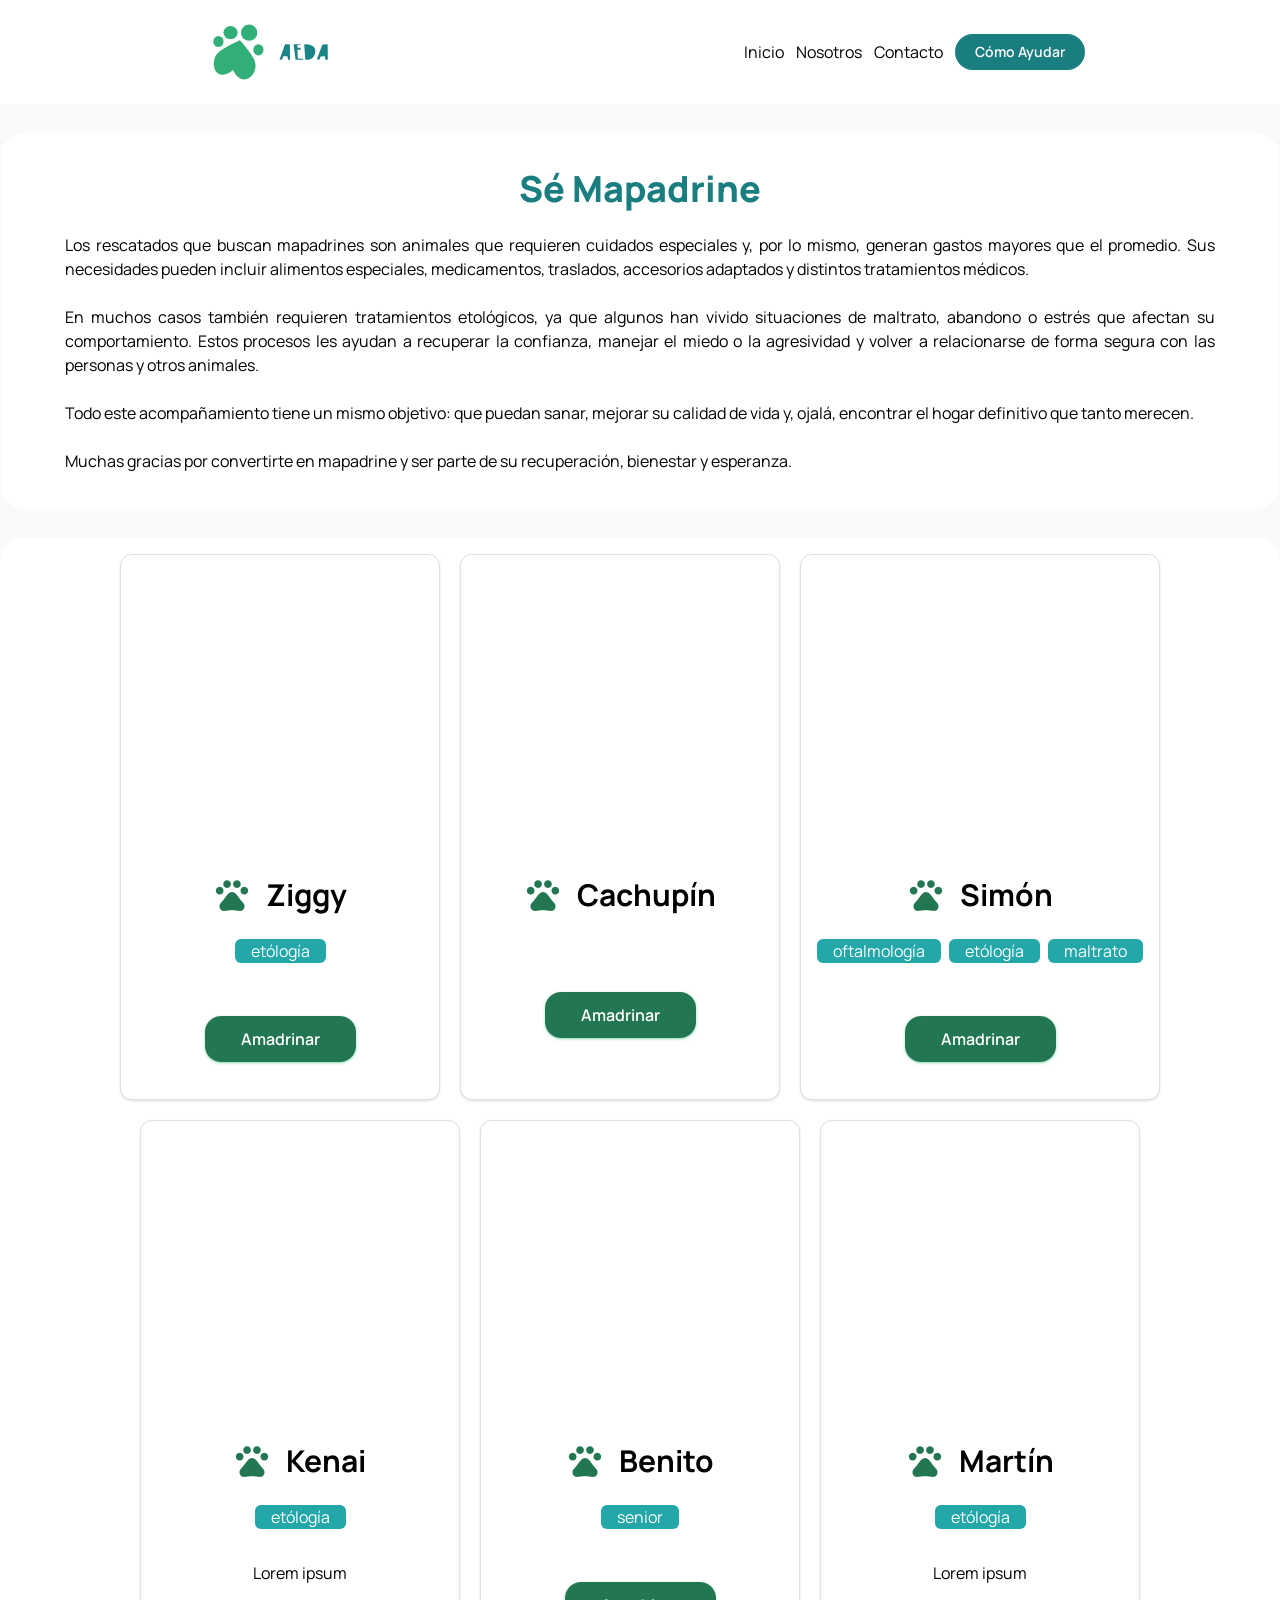
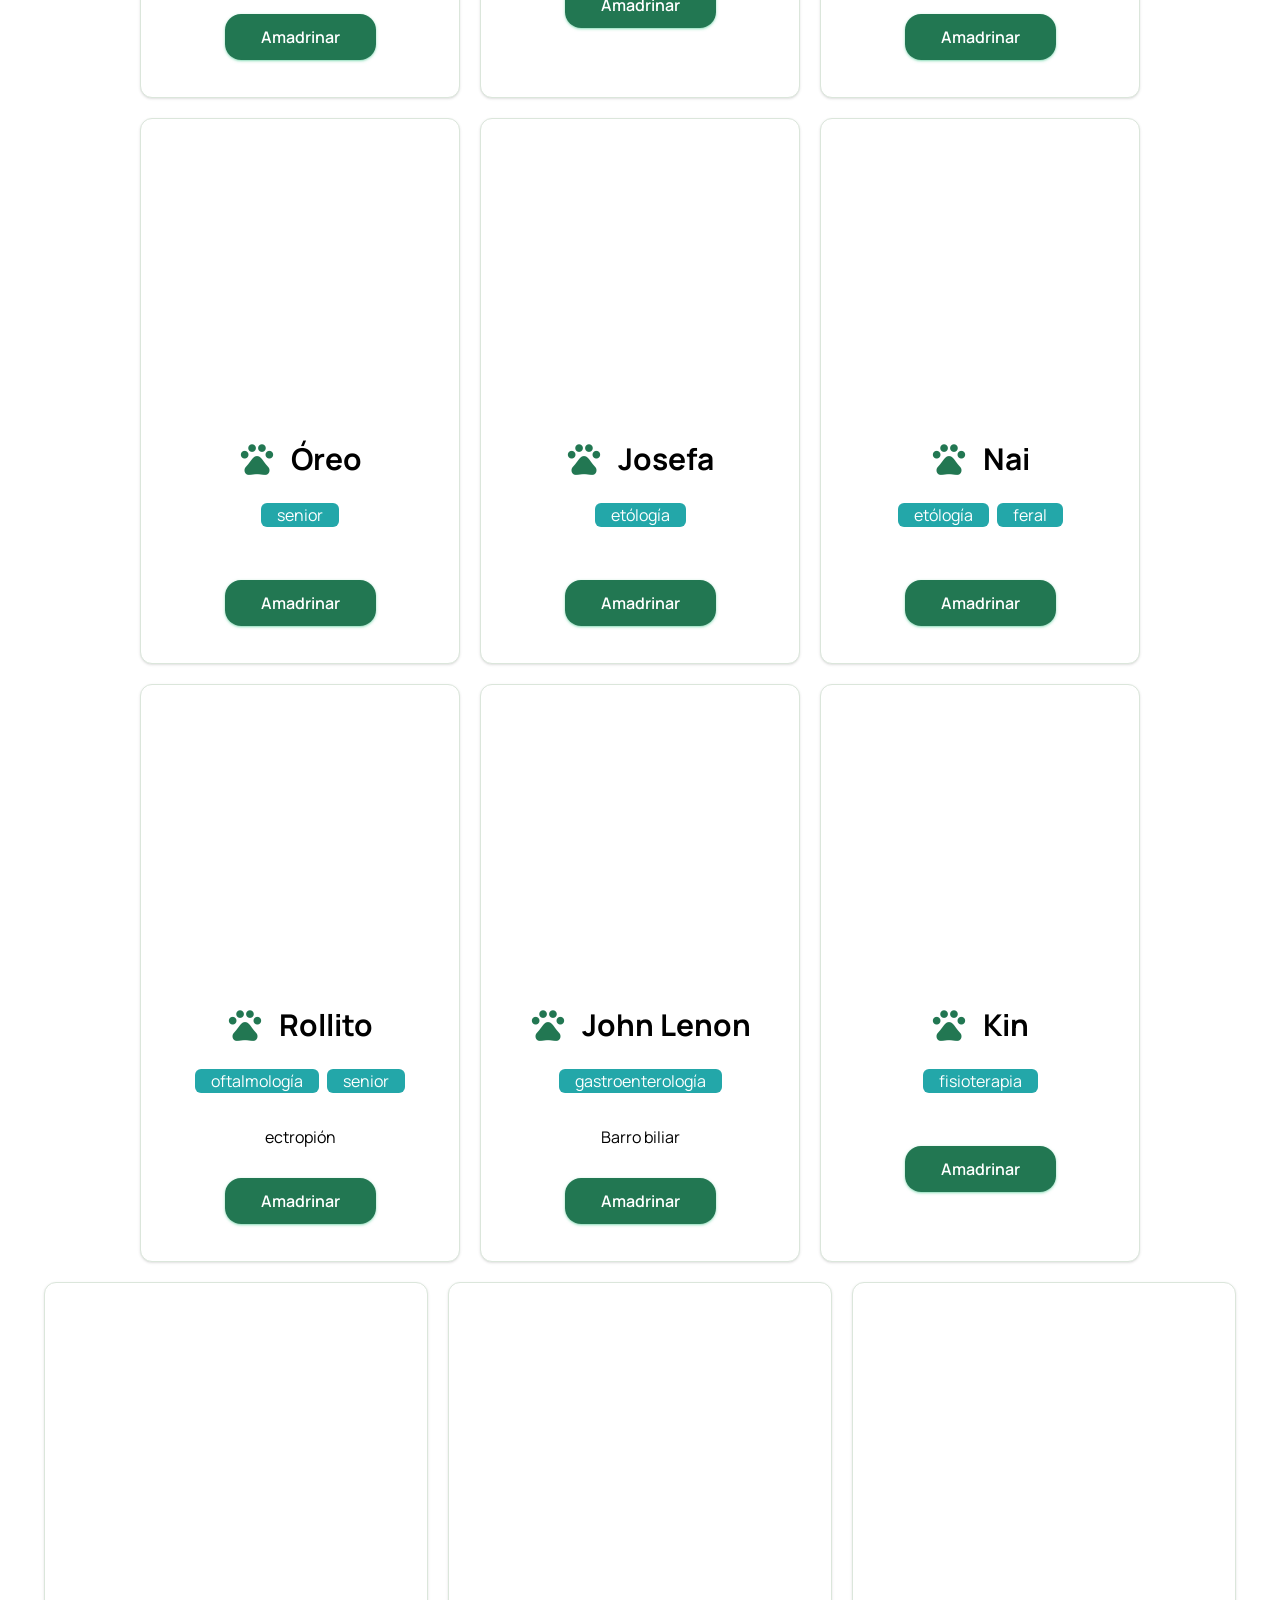
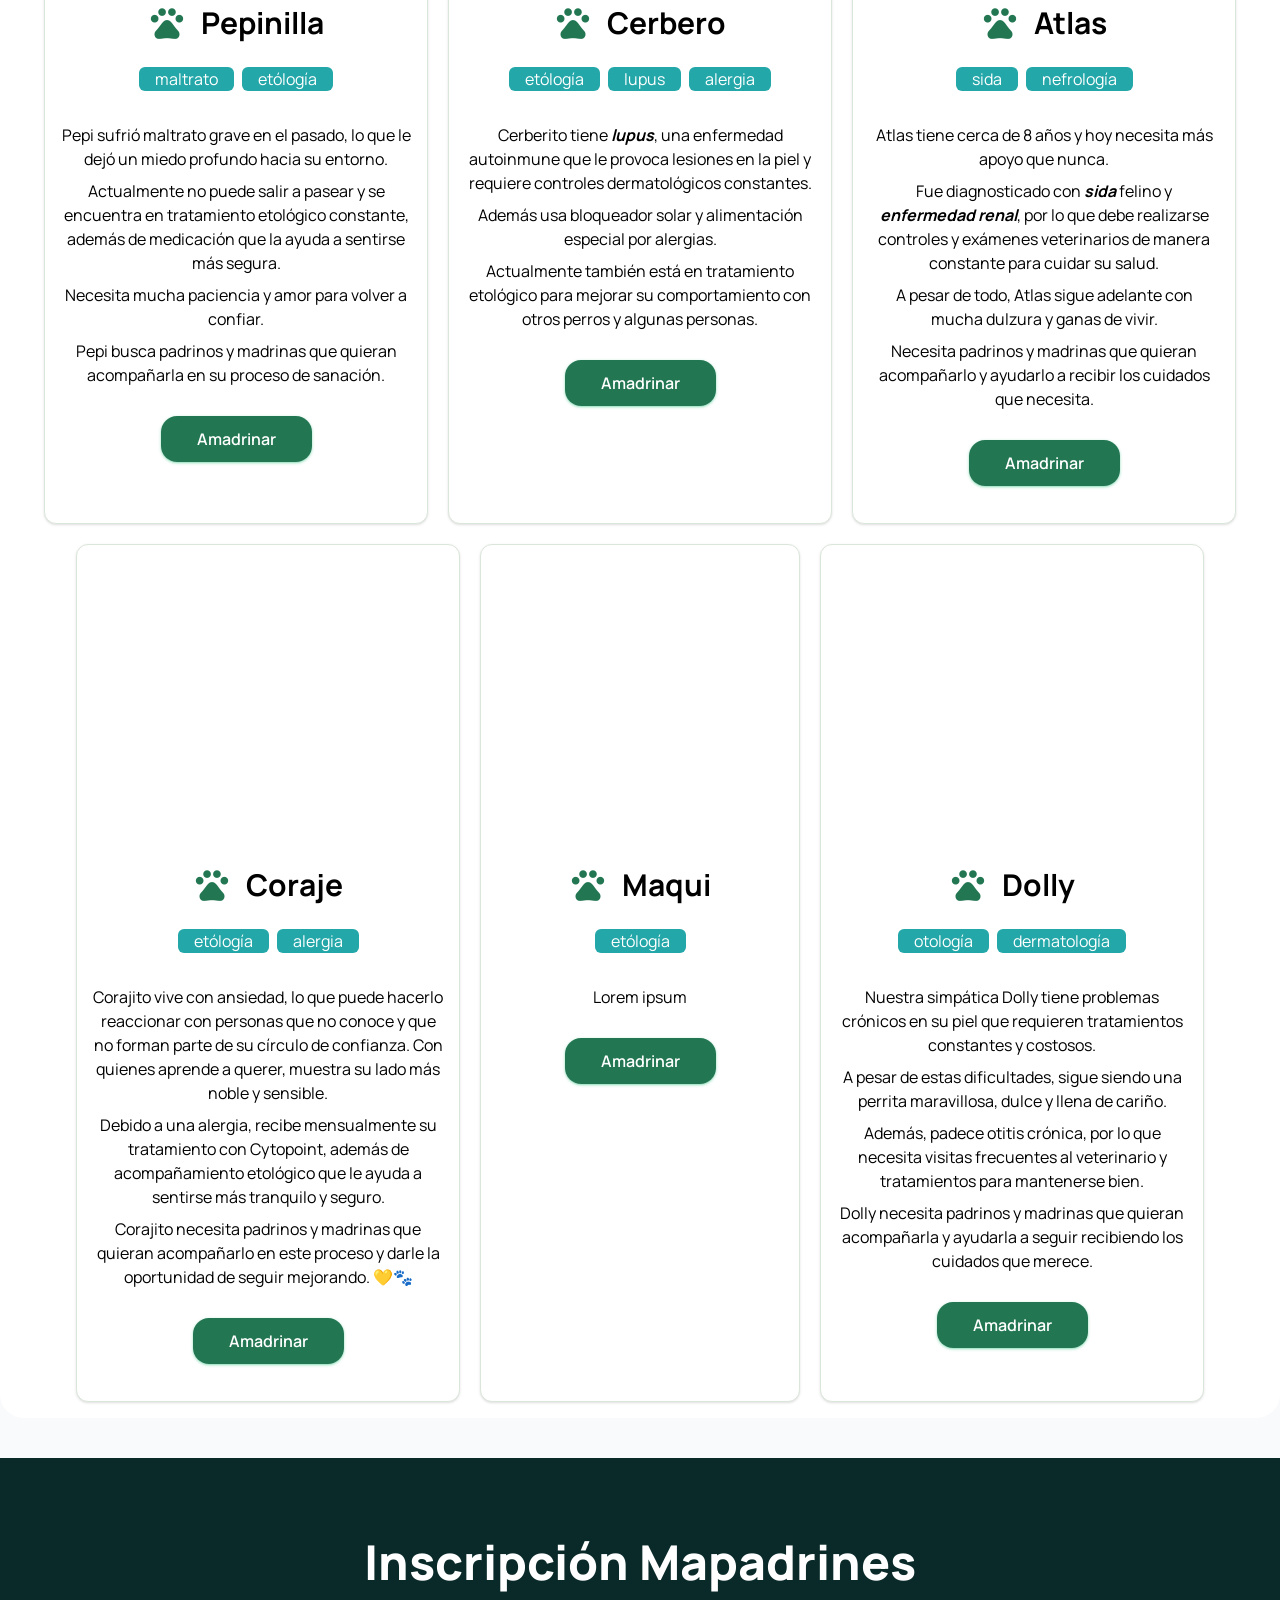
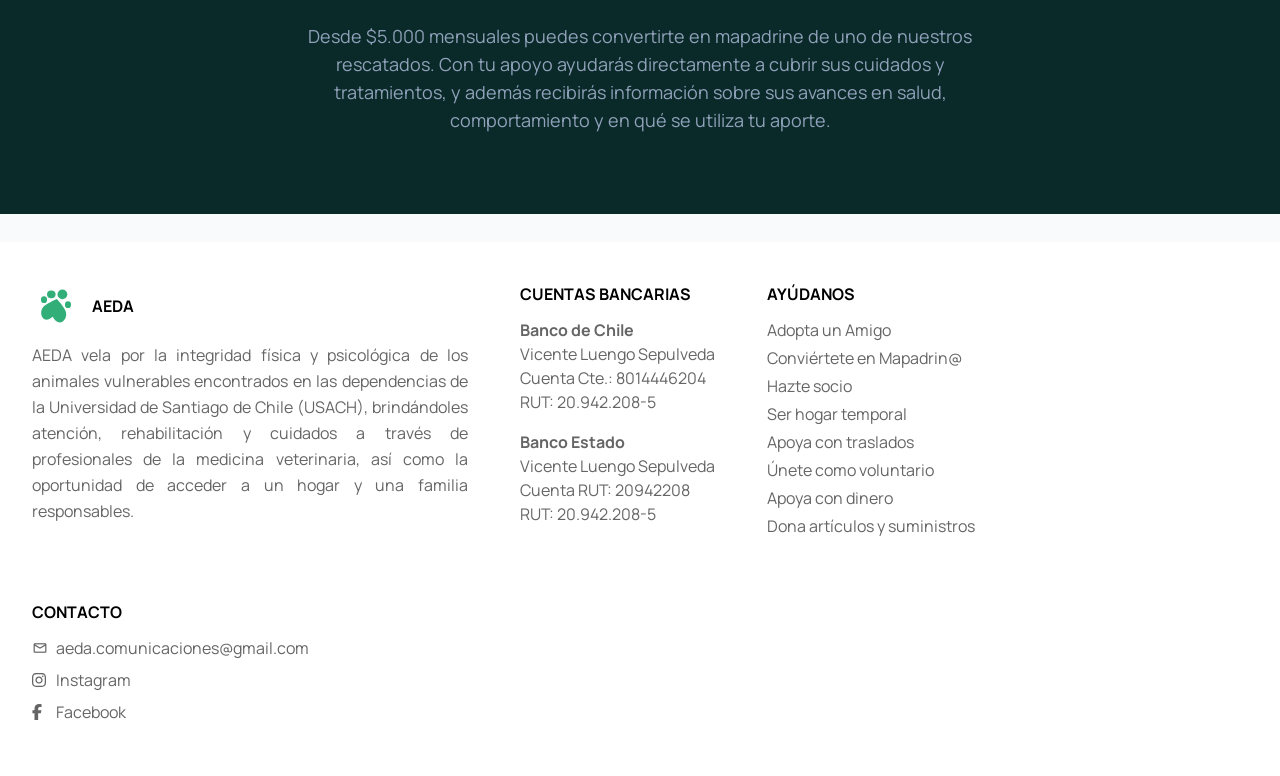
<file: mapadrines/index.html>
<!DOCTYPE html><html lang="es" data-astro-cid-sckkx6r4> <head><meta charset="utf-8"><meta name="viewport" content="width=device-width, initial-scale=1.0"><link rel="icon" type="image/svg+xml" href="/img/aeda-paw.svg"><meta name="description" content="Sé el mapadrine de alguno de nuestros rescatados para ayudar a costear sus tratamientos necesarios para llevar una vida plena y poder conseguir una familia definitiva."><title>Sé mapadrine de alguno(s) de nuestros rescatados | AEDA</title><link rel="stylesheet" href="/_astro/index.CXJ9IVGa.css">
<style>div[data-astro-cid-nzdbttcv].descripcion{text-align:center}div[data-astro-cid-nzdbttcv].descripcion em{font-weight:700}div[data-astro-cid-nzdbttcv].descripcion p{margin-bottom:.5em}#amadrinables[data-astro-cid-55z4cgcd]{opacity:0;transition:opacity .2s ease}#amadrinables[data-astro-cid-55z4cgcd].ready{opacity:1}
</style></head> <body class="bg-gray-50" data-astro-cid-sckkx6r4> <header id="header" class="flex flex-row justify-around items-center h-26 bg-white"> <h1 id="logo"> <a href="/"> <img src="/_astro/aeda-imagotipo.CRIfPVcv_tjHs5.svg" alt="Agrupación de Estudiantes por la Defensa de los Animales (AEDA) - Chile" loading="lazy" decoding="async" fetchpriority="auto" width="512" height="256" class="h-20 w-auto"> </a> </h1> <nav id="menu-principal" class="flex flex-row items-center gap-3"> <a href="./">Inicio</a> <a href="#hero">Nosotros</a> <a href="#contacto">Contacto</a> <a href="#como-ayudar" class="text-nowrap rounded-full bg-aeda2-700 px-5 py-2 text-sm leading-5 font-semibold text-white hover:bg-aeda2-500 shadow-aeda2-500/50">
Cómo Ayudar
</a> </nav> </header>  <main id="main" class="flex flex-col items-center my-7" data-astro-cid-55z4cgcd> <div class="max-w-7xl px-16 py-7 mb-7 justify-center border rounded-3xl border-gray-50 bg-white" data-astro-cid-55z4cgcd> <h2 class="text-center text-4xl font-extrabold text-aeda2-700 mt-2 mb-6" data-astro-cid-55z4cgcd>
Sé Mapadrine
</h2> <p class="text-base mb-2 text-justify" data-astro-cid-55z4cgcd>
Los rescatados que buscan mapadrines son animales que requieren cuidados especiales y, por lo mismo, generan gastos mayores que el promedio. Sus necesidades pueden incluir alimentos especiales, medicamentos, traslados, accesorios adaptados y distintos tratamientos médicos.
<br data-astro-cid-55z4cgcd><br data-astro-cid-55z4cgcd>
En muchos casos también requieren tratamientos etológicos, ya que algunos han vivido situaciones de maltrato, abandono o estrés que afectan su comportamiento. Estos procesos les ayudan a recuperar la confianza, manejar el miedo o la agresividad y volver a relacionarse de forma segura con las personas y otros animales.
<br data-astro-cid-55z4cgcd><br data-astro-cid-55z4cgcd>
Todo este acompañamiento tiene un mismo objetivo: que puedan sanar, mejorar su calidad de vida y, ojalá, encontrar el hogar definitivo que tanto merecen.
<br data-astro-cid-55z4cgcd><br data-astro-cid-55z4cgcd>
Muchas gracias por convertirte en mapadrine y ser parte de su recuperación, bienestar y esperanza.
</p> </div> <div id="amadrinables" class="flex flex-row flex-wrap gap-5 rounded-3xl max-w-7xl py-4 justify-center bg-white" data-astro-cid-55z4cgcd> <article class="max-w-sm min-w-xs bg-white rounded-xl overflow-hidden shadow-sm border border-[#dbe6db]" data-astro-cid-nzdbttcv> <div class="bg-cover bg-center h-72 hover:scale-110 transition-transform duration-500" style="background-image: url('https://res.cloudinary.com/ddszkrvlq/image/upload/v1773193387/Coraje_oo3dvl.jpg')" data-astro-cid-nzdbttcv></div> <div class="flex flex-col justify-between items-center p-4" data-astro-cid-nzdbttcv> <h3 class="flex flex-row items-center gap-4 text-3xl font-bold mt-4 mb-4" data-astro-cid-nzdbttcv> <span class="font-symbols text-4xl text-aeda1-700" data-astro-cid-nzdbttcv>pets</span> Coraje </h3> <div class="etiquetas flex flex-row flex-wrap gap-2 mt-2 mb-6" data-astro-cid-nzdbttcv> <span class="bg-aeda2-600 text-white rounded-md px-4" data-astro-cid-nzdbttcv>etólogía</span><span class="bg-aeda2-600 text-white rounded-md px-4" data-astro-cid-nzdbttcv>alergia</span> </div> <div class="descripcion" data-astro-cid-nzdbttcv> <p data-astro-cid-nzdbttcv><p>Corajito vive con ansiedad, lo que puede hacerlo reaccionar con personas que no conoce y que no forman parte de su círculo de confianza. Con quienes aprende a querer, muestra su lado más noble y sensible. </p>
<p>Debido a una alergia, recibe mensualmente su tratamiento con Cytopoint, además de acompañamiento etológico que le ayuda a sentirse más tranquilo y seguro. </p>
<p>Corajito necesita padrinos y madrinas que quieran acompañarlo en este proceso y darle la oportunidad de seguir mejorando. 💛🐾</p>
</p> </div> <nav class="my-8" data-astro-cid-nzdbttcv> <a href class="cta rounded-2xl bg-aeda1-700 px-9 py-3 text-base leading-5 font-semibold text-white hover:bg-aeda1-500 shadow-sm shadow-aeda1-500/50" data-astro-cid-nzdbttcv>Amadrinar</a> </nav> </div> </article> <article class="max-w-sm min-w-xs bg-white rounded-xl overflow-hidden shadow-sm border border-[#dbe6db]" data-astro-cid-nzdbttcv> <div class="bg-cover bg-center h-72 hover:scale-110 transition-transform duration-500" style="background-image: url('https://res.cloudinary.com/ddszkrvlq/image/upload/v1773193387/Cerbero_qpgb0z.jpg')" data-astro-cid-nzdbttcv></div> <div class="flex flex-col justify-between items-center p-4" data-astro-cid-nzdbttcv> <h3 class="flex flex-row items-center gap-4 text-3xl font-bold mt-4 mb-4" data-astro-cid-nzdbttcv> <span class="font-symbols text-4xl text-aeda1-700" data-astro-cid-nzdbttcv>pets</span> Cerbero </h3> <div class="etiquetas flex flex-row flex-wrap gap-2 mt-2 mb-6" data-astro-cid-nzdbttcv> <span class="bg-aeda2-600 text-white rounded-md px-4" data-astro-cid-nzdbttcv>etólogía</span><span class="bg-aeda2-600 text-white rounded-md px-4" data-astro-cid-nzdbttcv>lupus</span><span class="bg-aeda2-600 text-white rounded-md px-4" data-astro-cid-nzdbttcv>alergia</span> </div> <div class="descripcion" data-astro-cid-nzdbttcv> <p data-astro-cid-nzdbttcv><p>Cerberito tiene <em>lupus</em>, una enfermedad autoinmune que le provoca lesiones en la piel y requiere controles dermatológicos constantes. </p>
<p>Además usa bloqueador solar y alimentación especial por alergias. </p>
<p>Actualmente también está en tratamiento etológico para mejorar su comportamiento con otros perros y algunas personas.</p>
</p> </div> <nav class="my-8" data-astro-cid-nzdbttcv> <a href class="cta rounded-2xl bg-aeda1-700 px-9 py-3 text-base leading-5 font-semibold text-white hover:bg-aeda1-500 shadow-sm shadow-aeda1-500/50" data-astro-cid-nzdbttcv>Amadrinar</a> </nav> </div> </article> <article class="max-w-sm min-w-xs bg-white rounded-xl overflow-hidden shadow-sm border border-[#dbe6db]" data-astro-cid-nzdbttcv> <div class="bg-cover bg-center h-72 hover:scale-110 transition-transform duration-500" style="background-image: url('https://res.cloudinary.com/ddszkrvlq/image/upload/v1773193388/Martin_ppk8hf.jpg')" data-astro-cid-nzdbttcv></div> <div class="flex flex-col justify-between items-center p-4" data-astro-cid-nzdbttcv> <h3 class="flex flex-row items-center gap-4 text-3xl font-bold mt-4 mb-4" data-astro-cid-nzdbttcv> <span class="font-symbols text-4xl text-aeda1-700" data-astro-cid-nzdbttcv>pets</span> Martín </h3> <div class="etiquetas flex flex-row flex-wrap gap-2 mt-2 mb-6" data-astro-cid-nzdbttcv> <span class="bg-aeda2-600 text-white rounded-md px-4" data-astro-cid-nzdbttcv>etólogía</span> </div> <div class="descripcion" data-astro-cid-nzdbttcv> <p data-astro-cid-nzdbttcv><p>Lorem ipsum</p>
</p> </div> <nav class="my-8" data-astro-cid-nzdbttcv> <a href class="cta rounded-2xl bg-aeda1-700 px-9 py-3 text-base leading-5 font-semibold text-white hover:bg-aeda1-500 shadow-sm shadow-aeda1-500/50" data-astro-cid-nzdbttcv>Amadrinar</a> </nav> </div> </article> <article class="max-w-sm min-w-xs bg-white rounded-xl overflow-hidden shadow-sm border border-[#dbe6db]" data-astro-cid-nzdbttcv> <div class="bg-cover bg-center h-72 hover:scale-110 transition-transform duration-500" style="background-image: url('https://res.cloudinary.com/ddszkrvlq/image/upload/v1773200374/Kenai_sguoky.jpg')" data-astro-cid-nzdbttcv></div> <div class="flex flex-col justify-between items-center p-4" data-astro-cid-nzdbttcv> <h3 class="flex flex-row items-center gap-4 text-3xl font-bold mt-4 mb-4" data-astro-cid-nzdbttcv> <span class="font-symbols text-4xl text-aeda1-700" data-astro-cid-nzdbttcv>pets</span> Kenai </h3> <div class="etiquetas flex flex-row flex-wrap gap-2 mt-2 mb-6" data-astro-cid-nzdbttcv> <span class="bg-aeda2-600 text-white rounded-md px-4" data-astro-cid-nzdbttcv>etólogía</span> </div> <div class="descripcion" data-astro-cid-nzdbttcv> <p data-astro-cid-nzdbttcv><p>Lorem ipsum</p>
</p> </div> <nav class="my-8" data-astro-cid-nzdbttcv> <a href class="cta rounded-2xl bg-aeda1-700 px-9 py-3 text-base leading-5 font-semibold text-white hover:bg-aeda1-500 shadow-sm shadow-aeda1-500/50" data-astro-cid-nzdbttcv>Amadrinar</a> </nav> </div> </article> <article class="max-w-sm min-w-xs bg-white rounded-xl overflow-hidden shadow-sm border border-[#dbe6db]" data-astro-cid-nzdbttcv> <div class="bg-cover bg-center h-72 hover:scale-110 transition-transform duration-500" style="background-image: url('https://res.cloudinary.com/ddszkrvlq/image/upload/v1773203877/Maqui_s868to.jpg')" data-astro-cid-nzdbttcv></div> <div class="flex flex-col justify-between items-center p-4" data-astro-cid-nzdbttcv> <h3 class="flex flex-row items-center gap-4 text-3xl font-bold mt-4 mb-4" data-astro-cid-nzdbttcv> <span class="font-symbols text-4xl text-aeda1-700" data-astro-cid-nzdbttcv>pets</span> Maqui </h3> <div class="etiquetas flex flex-row flex-wrap gap-2 mt-2 mb-6" data-astro-cid-nzdbttcv> <span class="bg-aeda2-600 text-white rounded-md px-4" data-astro-cid-nzdbttcv>etólogía</span> </div> <div class="descripcion" data-astro-cid-nzdbttcv> <p data-astro-cid-nzdbttcv><p>Lorem ipsum</p>
</p> </div> <nav class="my-8" data-astro-cid-nzdbttcv> <a href class="cta rounded-2xl bg-aeda1-700 px-9 py-3 text-base leading-5 font-semibold text-white hover:bg-aeda1-500 shadow-sm shadow-aeda1-500/50" data-astro-cid-nzdbttcv>Amadrinar</a> </nav> </div> </article> <article class="max-w-sm min-w-xs bg-white rounded-xl overflow-hidden shadow-sm border border-[#dbe6db]" data-astro-cid-nzdbttcv> <div class="bg-cover bg-center h-72 hover:scale-110 transition-transform duration-500" style="background-image: url('https://res.cloudinary.com/ddszkrvlq/image/upload/v1773193387/Dolly_jle9qj.jpg')" data-astro-cid-nzdbttcv></div> <div class="flex flex-col justify-between items-center p-4" data-astro-cid-nzdbttcv> <h3 class="flex flex-row items-center gap-4 text-3xl font-bold mt-4 mb-4" data-astro-cid-nzdbttcv> <span class="font-symbols text-4xl text-aeda1-700" data-astro-cid-nzdbttcv>pets</span> Dolly </h3> <div class="etiquetas flex flex-row flex-wrap gap-2 mt-2 mb-6" data-astro-cid-nzdbttcv> <span class="bg-aeda2-600 text-white rounded-md px-4" data-astro-cid-nzdbttcv>otología</span><span class="bg-aeda2-600 text-white rounded-md px-4" data-astro-cid-nzdbttcv>dermatología</span> </div> <div class="descripcion" data-astro-cid-nzdbttcv> <p data-astro-cid-nzdbttcv><p>Nuestra simpática Dolly tiene problemas crónicos en su piel que requieren tratamientos constantes y costosos.</p>
<p>A pesar de estas dificultades, sigue siendo una perrita maravillosa, dulce y llena de cariño.</p>
<p>Además, padece otitis crónica, por lo que necesita visitas frecuentes al veterinario y tratamientos para mantenerse bien.</p>
<p>Dolly necesita padrinos y madrinas que quieran acompañarla y ayudarla a seguir recibiendo los cuidados que merece.</p>
</p> </div> <nav class="my-8" data-astro-cid-nzdbttcv> <a href class="cta rounded-2xl bg-aeda1-700 px-9 py-3 text-base leading-5 font-semibold text-white hover:bg-aeda1-500 shadow-sm shadow-aeda1-500/50" data-astro-cid-nzdbttcv>Amadrinar</a> </nav> </div> </article> <article class="max-w-sm min-w-xs bg-white rounded-xl overflow-hidden shadow-sm border border-[#dbe6db]" data-astro-cid-nzdbttcv> <div class="bg-cover bg-center h-72 hover:scale-110 transition-transform duration-500" style="background-image: url('https://res.cloudinary.com/ddszkrvlq/image/upload/v1773200843/Pepinilla_xnekxo.jpg')" data-astro-cid-nzdbttcv></div> <div class="flex flex-col justify-between items-center p-4" data-astro-cid-nzdbttcv> <h3 class="flex flex-row items-center gap-4 text-3xl font-bold mt-4 mb-4" data-astro-cid-nzdbttcv> <span class="font-symbols text-4xl text-aeda1-700" data-astro-cid-nzdbttcv>pets</span> Pepinilla </h3> <div class="etiquetas flex flex-row flex-wrap gap-2 mt-2 mb-6" data-astro-cid-nzdbttcv> <span class="bg-aeda2-600 text-white rounded-md px-4" data-astro-cid-nzdbttcv>maltrato</span><span class="bg-aeda2-600 text-white rounded-md px-4" data-astro-cid-nzdbttcv>etólogía</span> </div> <div class="descripcion" data-astro-cid-nzdbttcv> <p data-astro-cid-nzdbttcv><p>Pepi sufrió maltrato grave en el pasado, lo que le dejó un miedo profundo hacia su entorno.</p>
<p>Actualmente no puede salir a pasear y se encuentra en tratamiento etológico constante, además de medicación que la ayuda a sentirse más segura.</p>
<p>Necesita mucha paciencia y amor para volver a confiar.</p>
<p>Pepi busca padrinos y madrinas que quieran acompañarla en su proceso de sanación.</p>
</p> </div> <nav class="my-8" data-astro-cid-nzdbttcv> <a href class="cta rounded-2xl bg-aeda1-700 px-9 py-3 text-base leading-5 font-semibold text-white hover:bg-aeda1-500 shadow-sm shadow-aeda1-500/50" data-astro-cid-nzdbttcv>Amadrinar</a> </nav> </div> </article> <article class="max-w-sm min-w-xs bg-white rounded-xl overflow-hidden shadow-sm border border-[#dbe6db]" data-astro-cid-nzdbttcv> <div class="bg-cover bg-center h-72 hover:scale-110 transition-transform duration-500" style="background-image: url('')" data-astro-cid-nzdbttcv></div> <div class="flex flex-col justify-between items-center p-4" data-astro-cid-nzdbttcv> <h3 class="flex flex-row items-center gap-4 text-3xl font-bold mt-4 mb-4" data-astro-cid-nzdbttcv> <span class="font-symbols text-4xl text-aeda1-700" data-astro-cid-nzdbttcv>pets</span> Cachupín </h3> <div class="etiquetas flex flex-row flex-wrap gap-2 mt-2 mb-6" data-astro-cid-nzdbttcv>  </div> <div class="descripcion" data-astro-cid-nzdbttcv> <p data-astro-cid-nzdbttcv></p> </div> <nav class="my-8" data-astro-cid-nzdbttcv> <a href class="cta rounded-2xl bg-aeda1-700 px-9 py-3 text-base leading-5 font-semibold text-white hover:bg-aeda1-500 shadow-sm shadow-aeda1-500/50" data-astro-cid-nzdbttcv>Amadrinar</a> </nav> </div> </article> <article class="max-w-sm min-w-xs bg-white rounded-xl overflow-hidden shadow-sm border border-[#dbe6db]" data-astro-cid-nzdbttcv> <div class="bg-cover bg-center h-72 hover:scale-110 transition-transform duration-500" style="background-image: url('https://res.cloudinary.com/ddszkrvlq/image/upload/v1773204594/Benito_ojmypa.jpg')" data-astro-cid-nzdbttcv></div> <div class="flex flex-col justify-between items-center p-4" data-astro-cid-nzdbttcv> <h3 class="flex flex-row items-center gap-4 text-3xl font-bold mt-4 mb-4" data-astro-cid-nzdbttcv> <span class="font-symbols text-4xl text-aeda1-700" data-astro-cid-nzdbttcv>pets</span> Benito </h3> <div class="etiquetas flex flex-row flex-wrap gap-2 mt-2 mb-6" data-astro-cid-nzdbttcv> <span class="bg-aeda2-600 text-white rounded-md px-4" data-astro-cid-nzdbttcv>senior</span> </div> <div class="descripcion" data-astro-cid-nzdbttcv> <p data-astro-cid-nzdbttcv></p> </div> <nav class="my-8" data-astro-cid-nzdbttcv> <a href class="cta rounded-2xl bg-aeda1-700 px-9 py-3 text-base leading-5 font-semibold text-white hover:bg-aeda1-500 shadow-sm shadow-aeda1-500/50" data-astro-cid-nzdbttcv>Amadrinar</a> </nav> </div> </article> <article class="max-w-sm min-w-xs bg-white rounded-xl overflow-hidden shadow-sm border border-[#dbe6db]" data-astro-cid-nzdbttcv> <div class="bg-cover bg-center h-72 hover:scale-110 transition-transform duration-500" style="background-image: url('https://res.cloudinary.com/ddszkrvlq/image/upload/v1773205741/Oreo_tylumv.jpg')" data-astro-cid-nzdbttcv></div> <div class="flex flex-col justify-between items-center p-4" data-astro-cid-nzdbttcv> <h3 class="flex flex-row items-center gap-4 text-3xl font-bold mt-4 mb-4" data-astro-cid-nzdbttcv> <span class="font-symbols text-4xl text-aeda1-700" data-astro-cid-nzdbttcv>pets</span> Óreo </h3> <div class="etiquetas flex flex-row flex-wrap gap-2 mt-2 mb-6" data-astro-cid-nzdbttcv> <span class="bg-aeda2-600 text-white rounded-md px-4" data-astro-cid-nzdbttcv>senior</span> </div> <div class="descripcion" data-astro-cid-nzdbttcv> <p data-astro-cid-nzdbttcv></p> </div> <nav class="my-8" data-astro-cid-nzdbttcv> <a href class="cta rounded-2xl bg-aeda1-700 px-9 py-3 text-base leading-5 font-semibold text-white hover:bg-aeda1-500 shadow-sm shadow-aeda1-500/50" data-astro-cid-nzdbttcv>Amadrinar</a> </nav> </div> </article> <article class="max-w-sm min-w-xs bg-white rounded-xl overflow-hidden shadow-sm border border-[#dbe6db]" data-astro-cid-nzdbttcv> <div class="bg-cover bg-center h-72 hover:scale-110 transition-transform duration-500" style="background-image: url('https://res.cloudinary.com/ddszkrvlq/image/upload/v1773201474/Rollito_xx25tq.jpg')" data-astro-cid-nzdbttcv></div> <div class="flex flex-col justify-between items-center p-4" data-astro-cid-nzdbttcv> <h3 class="flex flex-row items-center gap-4 text-3xl font-bold mt-4 mb-4" data-astro-cid-nzdbttcv> <span class="font-symbols text-4xl text-aeda1-700" data-astro-cid-nzdbttcv>pets</span> Rollito </h3> <div class="etiquetas flex flex-row flex-wrap gap-2 mt-2 mb-6" data-astro-cid-nzdbttcv> <span class="bg-aeda2-600 text-white rounded-md px-4" data-astro-cid-nzdbttcv>oftalmología</span><span class="bg-aeda2-600 text-white rounded-md px-4" data-astro-cid-nzdbttcv>senior</span> </div> <div class="descripcion" data-astro-cid-nzdbttcv> <p data-astro-cid-nzdbttcv><p>ectropión</p>
</p> </div> <nav class="my-8" data-astro-cid-nzdbttcv> <a href class="cta rounded-2xl bg-aeda1-700 px-9 py-3 text-base leading-5 font-semibold text-white hover:bg-aeda1-500 shadow-sm shadow-aeda1-500/50" data-astro-cid-nzdbttcv>Amadrinar</a> </nav> </div> </article> <article class="max-w-sm min-w-xs bg-white rounded-xl overflow-hidden shadow-sm border border-[#dbe6db]" data-astro-cid-nzdbttcv> <div class="bg-cover bg-center h-72 hover:scale-110 transition-transform duration-500" style="background-image: url('https://res.cloudinary.com/ddszkrvlq/image/upload/v1773203877/JhonLenon_aoxf5j.jpg')" data-astro-cid-nzdbttcv></div> <div class="flex flex-col justify-between items-center p-4" data-astro-cid-nzdbttcv> <h3 class="flex flex-row items-center gap-4 text-3xl font-bold mt-4 mb-4" data-astro-cid-nzdbttcv> <span class="font-symbols text-4xl text-aeda1-700" data-astro-cid-nzdbttcv>pets</span> John Lenon </h3> <div class="etiquetas flex flex-row flex-wrap gap-2 mt-2 mb-6" data-astro-cid-nzdbttcv> <span class="bg-aeda2-600 text-white rounded-md px-4" data-astro-cid-nzdbttcv>gastroenterología</span> </div> <div class="descripcion" data-astro-cid-nzdbttcv> <p data-astro-cid-nzdbttcv><p>Barro biliar</p>
</p> </div> <nav class="my-8" data-astro-cid-nzdbttcv> <a href class="cta rounded-2xl bg-aeda1-700 px-9 py-3 text-base leading-5 font-semibold text-white hover:bg-aeda1-500 shadow-sm shadow-aeda1-500/50" data-astro-cid-nzdbttcv>Amadrinar</a> </nav> </div> </article> <article class="max-w-sm min-w-xs bg-white rounded-xl overflow-hidden shadow-sm border border-[#dbe6db]" data-astro-cid-nzdbttcv> <div class="bg-cover bg-center h-72 hover:scale-110 transition-transform duration-500" style="background-image: url('https://res.cloudinary.com/ddszkrvlq/image/upload/v1773193387/Atlas_eo58ek.jpg')" data-astro-cid-nzdbttcv></div> <div class="flex flex-col justify-between items-center p-4" data-astro-cid-nzdbttcv> <h3 class="flex flex-row items-center gap-4 text-3xl font-bold mt-4 mb-4" data-astro-cid-nzdbttcv> <span class="font-symbols text-4xl text-aeda1-700" data-astro-cid-nzdbttcv>pets</span> Atlas </h3> <div class="etiquetas flex flex-row flex-wrap gap-2 mt-2 mb-6" data-astro-cid-nzdbttcv> <span class="bg-aeda2-600 text-white rounded-md px-4" data-astro-cid-nzdbttcv>sida</span><span class="bg-aeda2-600 text-white rounded-md px-4" data-astro-cid-nzdbttcv>nefrología</span> </div> <div class="descripcion" data-astro-cid-nzdbttcv> <p data-astro-cid-nzdbttcv><p>Atlas tiene cerca de 8 años y hoy necesita más apoyo que nunca.</p>
<p>Fue diagnosticado con <em>sida</em> felino y <em>enfermedad renal</em>, por lo que debe realizarse controles y exámenes veterinarios de manera constante para cuidar su salud.</p>
<p>A pesar de todo, Atlas sigue adelante con mucha dulzura y ganas de vivir.</p>
<p>Necesita padrinos y madrinas que quieran acompañarlo y ayudarlo a recibir los cuidados que necesita.</p>
</p> </div> <nav class="my-8" data-astro-cid-nzdbttcv> <a href class="cta rounded-2xl bg-aeda1-700 px-9 py-3 text-base leading-5 font-semibold text-white hover:bg-aeda1-500 shadow-sm shadow-aeda1-500/50" data-astro-cid-nzdbttcv>Amadrinar</a> </nav> </div> </article> <article class="max-w-sm min-w-xs bg-white rounded-xl overflow-hidden shadow-sm border border-[#dbe6db]" data-astro-cid-nzdbttcv> <div class="bg-cover bg-center h-72 hover:scale-110 transition-transform duration-500" style="background-image: url('https://res.cloudinary.com/ddszkrvlq/image/upload/v1773202618/Kin_mkln1t.jpg')" data-astro-cid-nzdbttcv></div> <div class="flex flex-col justify-between items-center p-4" data-astro-cid-nzdbttcv> <h3 class="flex flex-row items-center gap-4 text-3xl font-bold mt-4 mb-4" data-astro-cid-nzdbttcv> <span class="font-symbols text-4xl text-aeda1-700" data-astro-cid-nzdbttcv>pets</span> Kin </h3> <div class="etiquetas flex flex-row flex-wrap gap-2 mt-2 mb-6" data-astro-cid-nzdbttcv> <span class="bg-aeda2-600 text-white rounded-md px-4" data-astro-cid-nzdbttcv>fisioterapia</span> </div> <div class="descripcion" data-astro-cid-nzdbttcv> <p data-astro-cid-nzdbttcv></p> </div> <nav class="my-8" data-astro-cid-nzdbttcv> <a href class="cta rounded-2xl bg-aeda1-700 px-9 py-3 text-base leading-5 font-semibold text-white hover:bg-aeda1-500 shadow-sm shadow-aeda1-500/50" data-astro-cid-nzdbttcv>Amadrinar</a> </nav> </div> </article> <article class="max-w-sm min-w-xs bg-white rounded-xl overflow-hidden shadow-sm border border-[#dbe6db]" data-astro-cid-nzdbttcv> <div class="bg-cover bg-center h-72 hover:scale-110 transition-transform duration-500" style="background-image: url('https://res.cloudinary.com/ddszkrvlq/image/upload/v1773200623/Simon_uhomze.jpg')" data-astro-cid-nzdbttcv></div> <div class="flex flex-col justify-between items-center p-4" data-astro-cid-nzdbttcv> <h3 class="flex flex-row items-center gap-4 text-3xl font-bold mt-4 mb-4" data-astro-cid-nzdbttcv> <span class="font-symbols text-4xl text-aeda1-700" data-astro-cid-nzdbttcv>pets</span> Simón </h3> <div class="etiquetas flex flex-row flex-wrap gap-2 mt-2 mb-6" data-astro-cid-nzdbttcv> <span class="bg-aeda2-600 text-white rounded-md px-4" data-astro-cid-nzdbttcv>oftalmología</span><span class="bg-aeda2-600 text-white rounded-md px-4" data-astro-cid-nzdbttcv>etólogía</span><span class="bg-aeda2-600 text-white rounded-md px-4" data-astro-cid-nzdbttcv>maltrato</span> </div> <div class="descripcion" data-astro-cid-nzdbttcv> <p data-astro-cid-nzdbttcv></p> </div> <nav class="my-8" data-astro-cid-nzdbttcv> <a href class="cta rounded-2xl bg-aeda1-700 px-9 py-3 text-base leading-5 font-semibold text-white hover:bg-aeda1-500 shadow-sm shadow-aeda1-500/50" data-astro-cid-nzdbttcv>Amadrinar</a> </nav> </div> </article> <article class="max-w-sm min-w-xs bg-white rounded-xl overflow-hidden shadow-sm border border-[#dbe6db]" data-astro-cid-nzdbttcv> <div class="bg-cover bg-center h-72 hover:scale-110 transition-transform duration-500" style="background-image: url('https://res.cloudinary.com/ddszkrvlq/image/upload/v1773203877/Nai_o8akap.jpg')" data-astro-cid-nzdbttcv></div> <div class="flex flex-col justify-between items-center p-4" data-astro-cid-nzdbttcv> <h3 class="flex flex-row items-center gap-4 text-3xl font-bold mt-4 mb-4" data-astro-cid-nzdbttcv> <span class="font-symbols text-4xl text-aeda1-700" data-astro-cid-nzdbttcv>pets</span> Nai </h3> <div class="etiquetas flex flex-row flex-wrap gap-2 mt-2 mb-6" data-astro-cid-nzdbttcv> <span class="bg-aeda2-600 text-white rounded-md px-4" data-astro-cid-nzdbttcv>etólogía</span><span class="bg-aeda2-600 text-white rounded-md px-4" data-astro-cid-nzdbttcv>feral</span> </div> <div class="descripcion" data-astro-cid-nzdbttcv> <p data-astro-cid-nzdbttcv></p> </div> <nav class="my-8" data-astro-cid-nzdbttcv> <a href class="cta rounded-2xl bg-aeda1-700 px-9 py-3 text-base leading-5 font-semibold text-white hover:bg-aeda1-500 shadow-sm shadow-aeda1-500/50" data-astro-cid-nzdbttcv>Amadrinar</a> </nav> </div> </article> <article class="max-w-sm min-w-xs bg-white rounded-xl overflow-hidden shadow-sm border border-[#dbe6db]" data-astro-cid-nzdbttcv> <div class="bg-cover bg-center h-72 hover:scale-110 transition-transform duration-500" style="background-image: url('https://res.cloudinary.com/ddszkrvlq/image/upload/v1773206244/Ziggy_c5jgc4.jpg')" data-astro-cid-nzdbttcv></div> <div class="flex flex-col justify-between items-center p-4" data-astro-cid-nzdbttcv> <h3 class="flex flex-row items-center gap-4 text-3xl font-bold mt-4 mb-4" data-astro-cid-nzdbttcv> <span class="font-symbols text-4xl text-aeda1-700" data-astro-cid-nzdbttcv>pets</span> Ziggy </h3> <div class="etiquetas flex flex-row flex-wrap gap-2 mt-2 mb-6" data-astro-cid-nzdbttcv> <span class="bg-aeda2-600 text-white rounded-md px-4" data-astro-cid-nzdbttcv>etólogía</span> </div> <div class="descripcion" data-astro-cid-nzdbttcv> <p data-astro-cid-nzdbttcv></p> </div> <nav class="my-8" data-astro-cid-nzdbttcv> <a href class="cta rounded-2xl bg-aeda1-700 px-9 py-3 text-base leading-5 font-semibold text-white hover:bg-aeda1-500 shadow-sm shadow-aeda1-500/50" data-astro-cid-nzdbttcv>Amadrinar</a> </nav> </div> </article> <article class="max-w-sm min-w-xs bg-white rounded-xl overflow-hidden shadow-sm border border-[#dbe6db]" data-astro-cid-nzdbttcv> <div class="bg-cover bg-center h-72 hover:scale-110 transition-transform duration-500" style="background-image: url('https://res.cloudinary.com/ddszkrvlq/image/upload/v1773207284/Josefa_jsauem.jpg')" data-astro-cid-nzdbttcv></div> <div class="flex flex-col justify-between items-center p-4" data-astro-cid-nzdbttcv> <h3 class="flex flex-row items-center gap-4 text-3xl font-bold mt-4 mb-4" data-astro-cid-nzdbttcv> <span class="font-symbols text-4xl text-aeda1-700" data-astro-cid-nzdbttcv>pets</span> Josefa </h3> <div class="etiquetas flex flex-row flex-wrap gap-2 mt-2 mb-6" data-astro-cid-nzdbttcv> <span class="bg-aeda2-600 text-white rounded-md px-4" data-astro-cid-nzdbttcv>etólogía</span> </div> <div class="descripcion" data-astro-cid-nzdbttcv> <p data-astro-cid-nzdbttcv></p> </div> <nav class="my-8" data-astro-cid-nzdbttcv> <a href class="cta rounded-2xl bg-aeda1-700 px-9 py-3 text-base leading-5 font-semibold text-white hover:bg-aeda1-500 shadow-sm shadow-aeda1-500/50" data-astro-cid-nzdbttcv>Amadrinar</a> </nav> </div> </article>  </div> <div id="form-mapadrines" class="flex flex-col items-center w-full px-4 py-20 mt-10 bg-aeda2-900" data-astro-cid-55z4cgcd> <h3 class="text-center text-4xl lg:text-5xl font-black mb-9 text-white" data-astro-cid-55z4cgcd>Inscripción Mapadrines</h3> <p class="text-center text-slate-400 text-lg max-w-2xl" data-astro-cid-55z4cgcd>
Desde $5.000 mensuales puedes convertirte en mapadrine de uno de nuestros rescatados. Con tu apoyo ayudarás directamente a cubrir sus cuidados y tratamientos, y además recibirás información sobre sus avances en salud, comportamiento y en qué se utiliza tu aporte.
</p> </div> </main>  <footer id="footer" class="bg-white py-6 md:px-4"> <div id="footer-row-1" class="flex flex-wrap flex-col md:flex-row md:gap-5"> <section class="p-4 xl:basis-3/8"> <div class="flex flex-row items-center gap-3 mb-3"> <img src="/_astro/aeda-paw.Bf_a5q3H_Z2wqAqN.svg" alt="AEDA - Todo por los animales" loading="lazy" decoding="async" fetchpriority="auto" width="256" height="256" class="h-12 w-auto"> <h3 class="text-base font-bold uppercase">AEDA</h3> </div> <p class="text-justify opacity-60 mb-6 leading-relaxed">
AEDA vela por la integridad física y psicológica de los animales vulnerables encontrados en las
                dependencias de la Universidad de Santiago de Chile (USACH), brindándoles atención, rehabilitación y
                cuidados a través de profesionales de la medicina veterinaria, así como la oportunidad de acceder a
                un hogar y una familia responsables.
</p> </section> <section id="cuentas-bancarias" class="p-4 md:basis-1/2 xl:basis-1/6"> <h3 class="text-base font-bold uppercase mb-3">
Cuentas Bancarias
</h3> <p class="mb-4 opacity-60"> <strong class="text-nowrap">Banco de Chile</strong><br> <span class="text-nowrap">Vicente Luengo Sepulveda</span><br> <span class="text-nowrap">Cuenta Cte.: 8014446204</span><br> <span class="text-nowrap">RUT: 20.942.208-5</span> </p> <p class="mb-4 opacity-60"> <strong class="text-nowrap">Banco Estado</strong><br> <span class="text-nowrap">Vicente Luengo Sepulveda</span><br> <span class="text-nowrap">Cuenta RUT: 20942208</span><br> <span class="text-nowrap">RUT: 20.942.208-5</span><br> </p> </section> <section class="p-4  md:basis-1/2 xl:basis-1/6"> <h3 class="text-base font-bold uppercase mb-3">
Ayúdanos
</h3> <nav class="flex flex-col opacity-60 gap-1"> <a href="/#adopta" class="text-nowrap hover:underline">Adopta un Amigo</a> <a href="#mapadrines" class="text-nowrap hover:underline">Conviértete en Mapadrin@</a> <a href="#socios" class="text-nowrap hover:underline">Hazte socio</a> <a href="#ht" class="text-nowrap hover:underline">Ser hogar temporal</a> <a href="#traslados" class="text-nowrap hover:underline">Apoya con traslados</a> <a href="#voluntarios" class="text-nowrap hover:underline">Únete como voluntario</a> <a href="#donaciones" class="text-nowrap hover:underline">Apoya con dinero</a> <a href="#donacion-articulos" class="text-nowrap hover:underline">Dona artículos y suministros</a> </nav> </section> <section id="contacto" class="p-4 pb-7 md:basis-1/2 xl:basis-1/6"> <h3 class="text-base font-bold uppercase mb-3">
Contacto
</h3> <nav class="flex flex-col gap-2"> <a href="mailto:aeda.comunicaciones@gmail.com" class="flex flex-row items-center gap-2 opacity-60 hover:underline"> <span class="font-symbols">mail</span>
&#97;&#101;&#100;&#97;&#46;&#99;&#111;&#109;&#117;&#110;&#105;&#99;&#97;&#99;&#105;&#111;&#110;&#101;&#115;&#64;&#103;&#109;&#97;&#105;&#108;&#46;&#99;&#111;&#109;
</a> <a href="https://www.instagram.com/grupoaeda/" class="flex flex-row items-center gap-2 opacity-60 hover:underline"> <svg xmlns="http://www.w3.org/2000/svg" viewBox="0 0 512 512" class="h-4"> <use href="#instagram"></use> </svg>
Instagram
</a> <a href="https://www.facebook.com/INFOAEDA" class="flex flex-row items-center gap-2 opacity-60 hover:underline"> <svg xmlns="http://www.w3.org/2000/svg" viewBox="0 0 512 512" class="h-4"> <use href="#facebook"></use> </svg>
Facebook
</a> </nav> </section> </div> <div id="footer-row-2"></div> </footer> <div class="no-mostrar hidden"> <svg xmlns="http://www.w3.org/2000/svg" viewBox="0 0 512 512"> <defs> <path id="facebook" stroke="currentColor" fill="currentColor" d="M80 299.3V512H196V299.3h86.5l18-97.8H196V166.9c0-51.7 20.3-71.5 72.7-71.5c16.3 0 29.4 .4 37 1.2V7.9C291.4 4 256.4 0 236.2 0C129.3 0 80 50.5 80 159.4v42.1H14v97.8H80z"></path> <path id="instagram" stroke="currentColor" fill="currentColor" d="M224.1 141c-63.6 0-114.9 51.3-114.9 114.9s51.3 114.9 114.9 114.9S339 319.5 339 255.9 287.7 141 224.1 141zm0 189.6c-41.1 0-74.7-33.5-74.7-74.7s33.5-74.7 74.7-74.7 74.7 33.5 74.7 74.7-33.6 74.7-74.7 74.7zm146.4-194.3c0 14.9-12 26.8-26.8 26.8-14.9 0-26.8-12-26.8-26.8s12-26.8 26.8-26.8 26.8 12 26.8 26.8zm76.1 27.2c-1.7-35.9-9.9-67.7-36.2-93.9-26.2-26.2-58-34.4-93.9-36.2-37-2.1-147.9-2.1-184.9 0-35.8 1.7-67.6 9.9-93.9 36.1s-34.4 58-36.2 93.9c-2.1 37-2.1 147.9 0 184.9 1.7 35.9 9.9 67.7 36.2 93.9s58 34.4 93.9 36.2c37 2.1 147.9 2.1 184.9 0 35.9-1.7 67.7-9.9 93.9-36.2 26.2-26.2 34.4-58 36.2-93.9 2.1-37 2.1-147.8 0-184.8zM398.8 388c-7.8 19.6-22.9 34.7-42.6 42.6-29.5 11.7-99.5 9-132.1 9s-102.7 2.6-132.1-9c-19.6-7.8-34.7-22.9-42.6-42.6-11.7-29.5-9-99.5-9-132.1s-2.6-102.7 9-132.1c7.8-19.6 22.9-34.7 42.6-42.6 29.5-11.7 99.5-9 132.1-9s102.7-2.6 132.1 9c19.6 7.8 34.7 22.9 42.6 42.6 11.7 29.5 9 99.5 9 132.1s2.7 102.7-9 132.1z"></path> </defs> </svg> </div> </body></html> <script type="module">const a=document.getElementById("amadrinables"),d=[...a.children];d.sort(()=>Math.random()-.5);a.innerHTML="";d.forEach(e=>a.appendChild(e));a.classList.add("ready");</script>
</file>
<file: _astro/index.CXJ9IVGa.css>
@import"https://fonts.googleapis.com/css2?family=Manrope:wght@200..800&display=swap";@import"https://fonts.googleapis.com/css2?family=Material+Symbols+Outlined:wght,FILL@100..700,0..1&display=swap";/*! tailwindcss v4.2.1 | MIT License | https://tailwindcss.com */@layer properties{@supports (((-webkit-hyphens:none)) and (not (margin-trim:inline))) or ((-moz-orient:inline) and (not (color:rgb(from red r g b)))){*,:before,:after,::backdrop{--tw-rotate-x:initial;--tw-rotate-y:initial;--tw-rotate-z:initial;--tw-skew-x:initial;--tw-skew-y:initial;--tw-border-style:solid;--tw-leading:initial;--tw-font-weight:initial;--tw-shadow:0 0 #0000;--tw-shadow-color:initial;--tw-shadow-alpha:100%;--tw-inset-shadow:0 0 #0000;--tw-inset-shadow-color:initial;--tw-inset-shadow-alpha:100%;--tw-ring-color:initial;--tw-ring-shadow:0 0 #0000;--tw-inset-ring-color:initial;--tw-inset-ring-shadow:0 0 #0000;--tw-ring-inset:initial;--tw-ring-offset-width:0px;--tw-ring-offset-color:#fff;--tw-ring-offset-shadow:0 0 #0000;--tw-duration:initial;--tw-scale-x:1;--tw-scale-y:1;--tw-scale-z:1}}}@layer theme{:root,:host{--font-sans:"Manrope", ui-sans-serif, system-ui, sans-serif, "Apple Color Emoji", "Segoe UI Emoji", "Segoe UI Symbol", "Noto Color Emoji";--font-mono:ui-monospace, SFMono-Regular, Menlo, Monaco, Consolas, "Liberation Mono", "Courier New", monospace;--color-slate-400:oklch(70.4% .04 256.788);--color-gray-50:oklch(98.5% .002 247.839);--color-black:#000;--color-white:#fff;--spacing:.25rem;--container-xs:20rem;--container-sm:24rem;--container-2xl:42rem;--container-6xl:72rem;--container-7xl:80rem;--text-sm:.875rem;--text-sm--line-height:calc(1.25 / .875);--text-base:1rem;--text-base--line-height: 1.5 ;--text-lg:1.125rem;--text-lg--line-height:calc(1.75 / 1.125);--text-3xl:1.875rem;--text-3xl--line-height: 1.2 ;--text-4xl:2.25rem;--text-4xl--line-height:calc(2.5 / 2.25);--text-5xl:3rem;--text-5xl--line-height:1;--text-8xl:6rem;--text-8xl--line-height:1;--font-weight-semibold:600;--font-weight-bold:700;--font-weight-extrabold:800;--font-weight-black:900;--leading-relaxed:1.625;--radius-md:.375rem;--radius-xl:.75rem;--radius-2xl:1rem;--radius-3xl:1.5rem;--default-transition-duration:.15s;--default-transition-timing-function:cubic-bezier(.4, 0, .2, 1);--default-font-family:var(--font-sans);--default-mono-font-family:var(--font-mono);--font-symbols:"Material Symbols Outlined";--color-aeda1-500:oklch(73.97% .15 159.86);--color-aeda1-700:oklch(50.9% .1 160.36);--color-aeda1-800:oklch(38.66% .074 160.99);--color-aeda2-500:oklch(78.38% .126 196.82);--color-aeda2-600:oklch(66.36% .106 196.5);--color-aeda2-700:oklch(53.78% .085 197.03);--color-aeda2-900:oklch(26.16% .037 195.11)}}@layer base{*,:after,:before,::backdrop{box-sizing:border-box;border:0 solid;margin:0;padding:0}::file-selector-button{box-sizing:border-box;border:0 solid;margin:0;padding:0}html,:host{-webkit-text-size-adjust:100%;tab-size:4;line-height:1.5;font-family:var(--default-font-family,ui-sans-serif, system-ui, sans-serif, "Apple Color Emoji", "Segoe UI Emoji", "Segoe UI Symbol", "Noto Color Emoji");font-feature-settings:var(--default-font-feature-settings,normal);font-variation-settings:var(--default-font-variation-settings,normal);-webkit-tap-highlight-color:transparent}hr{height:0;color:inherit;border-top-width:1px}abbr:where([title]){-webkit-text-decoration:underline dotted;text-decoration:underline dotted}h1,h2,h3,h4,h5,h6{font-size:inherit;font-weight:inherit}a{color:inherit;-webkit-text-decoration:inherit;text-decoration:inherit}b,strong{font-weight:bolder}code,kbd,samp,pre{font-family:var(--default-mono-font-family,ui-monospace, SFMono-Regular, Menlo, Monaco, Consolas, "Liberation Mono", "Courier New", monospace);font-feature-settings:var(--default-mono-font-feature-settings,normal);font-variation-settings:var(--default-mono-font-variation-settings,normal);font-size:1em}small{font-size:80%}sub,sup{vertical-align:baseline;font-size:75%;line-height:0;position:relative}sub{bottom:-.25em}sup{top:-.5em}table{text-indent:0;border-color:inherit;border-collapse:collapse}:-moz-focusring{outline:auto}progress{vertical-align:baseline}summary{display:list-item}ol,ul,menu{list-style:none}img,svg,video,canvas,audio,iframe,embed,object{vertical-align:middle;display:block}img,video{max-width:100%;height:auto}button,input,select,optgroup,textarea{font:inherit;font-feature-settings:inherit;font-variation-settings:inherit;letter-spacing:inherit;color:inherit;opacity:1;background-color:#0000;border-radius:0}::file-selector-button{font:inherit;font-feature-settings:inherit;font-variation-settings:inherit;letter-spacing:inherit;color:inherit;opacity:1;background-color:#0000;border-radius:0}:where(select:is([multiple],[size])) optgroup{font-weight:bolder}:where(select:is([multiple],[size])) optgroup option{padding-inline-start:20px}::file-selector-button{margin-inline-end:4px}::placeholder{opacity:1}@supports (not ((-webkit-appearance:-apple-pay-button))) or (contain-intrinsic-size:1px){::placeholder{color:currentColor}@supports (color:color-mix(in lab,red,red)){::placeholder{color:color-mix(in oklab,currentcolor 50%,transparent)}}}textarea{resize:vertical}::-webkit-search-decoration{-webkit-appearance:none}::-webkit-date-and-time-value{min-height:1lh;text-align:inherit}::-webkit-datetime-edit{display:inline-flex}::-webkit-datetime-edit-fields-wrapper{padding:0}::-webkit-datetime-edit{padding-block:0}::-webkit-datetime-edit-year-field{padding-block:0}::-webkit-datetime-edit-month-field{padding-block:0}::-webkit-datetime-edit-day-field{padding-block:0}::-webkit-datetime-edit-hour-field{padding-block:0}::-webkit-datetime-edit-minute-field{padding-block:0}::-webkit-datetime-edit-second-field{padding-block:0}::-webkit-datetime-edit-millisecond-field{padding-block:0}::-webkit-datetime-edit-meridiem-field{padding-block:0}::-webkit-calendar-picker-indicator{line-height:1}:-moz-ui-invalid{box-shadow:none}button,input:where([type=button],[type=reset],[type=submit]){appearance:button}::file-selector-button{appearance:button}::-webkit-inner-spin-button{height:auto}::-webkit-outer-spin-button{height:auto}[hidden]:where(:not([hidden=until-found])){display:none!important}}@layer components;@layer utilities{.my-7{margin-block:calc(var(--spacing) * 7)}.my-8{margin-block:calc(var(--spacing) * 8)}.my-9{margin-block:calc(var(--spacing) * 9)}.mt-2{margin-top:calc(var(--spacing) * 2)}.mt-4{margin-top:calc(var(--spacing) * 4)}.mt-6{margin-top:calc(var(--spacing) * 6)}.mt-7{margin-top:calc(var(--spacing) * 7)}.mt-10{margin-top:calc(var(--spacing) * 10)}.mb-2{margin-bottom:calc(var(--spacing) * 2)}.mb-3{margin-bottom:calc(var(--spacing) * 3)}.mb-4{margin-bottom:calc(var(--spacing) * 4)}.mb-6{margin-bottom:calc(var(--spacing) * 6)}.mb-7{margin-bottom:calc(var(--spacing) * 7)}.mb-9{margin-bottom:calc(var(--spacing) * 9)}.flex{display:flex}.hidden{display:none}.h-4{height:calc(var(--spacing) * 4)}.h-12{height:calc(var(--spacing) * 12)}.h-20{height:calc(var(--spacing) * 20)}.h-26{height:calc(var(--spacing) * 26)}.h-72{height:calc(var(--spacing) * 72)}.h-96{height:calc(var(--spacing) * 96)}.w-auto{width:auto}.w-full{width:100%}.max-w-2xl{max-width:var(--container-2xl)}.max-w-7xl{max-width:var(--container-7xl)}.max-w-sm{max-width:var(--container-sm)}.min-w-xs{min-width:var(--container-xs)}.transform{transform:var(--tw-rotate-x,) var(--tw-rotate-y,) var(--tw-rotate-z,) var(--tw-skew-x,) var(--tw-skew-y,)}.flex-col{flex-direction:column}.flex-row{flex-direction:row}.flex-wrap{flex-wrap:wrap}.items-center{align-items:center}.justify-around{justify-content:space-around}.justify-between{justify-content:space-between}.justify-center{justify-content:center}.gap-1{gap:calc(var(--spacing) * 1)}.gap-2{gap:calc(var(--spacing) * 2)}.gap-3{gap:calc(var(--spacing) * 3)}.gap-4{gap:calc(var(--spacing) * 4)}.gap-5{gap:calc(var(--spacing) * 5)}.gap-7{gap:calc(var(--spacing) * 7)}.self-center{align-self:center}.overflow-hidden{overflow:hidden}.rounded-2xl{border-radius:var(--radius-2xl)}.rounded-3xl{border-radius:var(--radius-3xl)}.rounded-full{border-radius:3.40282e38px}.rounded-md{border-radius:var(--radius-md)}.rounded-xl{border-radius:var(--radius-xl)}.border{border-style:var(--tw-border-style);border-width:1px}.border-\[\#dbe6db\]{border-color:#dbe6db}.border-gray-50{border-color:var(--color-gray-50)}.bg-aeda1-700{background-color:var(--color-aeda1-700)}.bg-aeda2-600{background-color:var(--color-aeda2-600)}.bg-aeda2-700{background-color:var(--color-aeda2-700)}.bg-aeda2-900{background-color:var(--color-aeda2-900)}.bg-gray-50{background-color:var(--color-gray-50)}.bg-white{background-color:var(--color-white)}.bg-cover{background-size:cover}.bg-center{background-position:50%}.p-4{padding:calc(var(--spacing) * 4)}.p-5{padding:calc(var(--spacing) * 5)}.p-6{padding:calc(var(--spacing) * 6)}.px-4{padding-inline:calc(var(--spacing) * 4)}.px-5{padding-inline:calc(var(--spacing) * 5)}.px-8{padding-inline:calc(var(--spacing) * 8)}.px-9{padding-inline:calc(var(--spacing) * 9)}.px-16{padding-inline:calc(var(--spacing) * 16)}.py-2{padding-block:calc(var(--spacing) * 2)}.py-3{padding-block:calc(var(--spacing) * 3)}.py-4{padding-block:calc(var(--spacing) * 4)}.py-6{padding-block:calc(var(--spacing) * 6)}.py-7{padding-block:calc(var(--spacing) * 7)}.py-20{padding-block:calc(var(--spacing) * 20)}.pb-5{padding-bottom:calc(var(--spacing) * 5)}.pb-7{padding-bottom:calc(var(--spacing) * 7)}.text-center{text-align:center}.text-justify{text-align:justify}.font-symbols{font-family:var(--font-symbols)}.text-3xl{font-size:var(--text-3xl);line-height:var(--tw-leading,var(--text-3xl--line-height))}.text-4xl{font-size:var(--text-4xl);line-height:var(--tw-leading,var(--text-4xl--line-height))}.text-5xl{font-size:var(--text-5xl);line-height:var(--tw-leading,var(--text-5xl--line-height))}.text-base{font-size:var(--text-base);line-height:var(--tw-leading,var(--text-base--line-height))}.text-lg{font-size:var(--text-lg);line-height:var(--tw-leading,var(--text-lg--line-height))}.text-sm{font-size:var(--text-sm);line-height:var(--tw-leading,var(--text-sm--line-height))}.leading-5{--tw-leading:calc(var(--spacing) * 5);line-height:calc(var(--spacing) * 5)}.leading-relaxed{--tw-leading:var(--leading-relaxed);line-height:var(--leading-relaxed)}.font-black{--tw-font-weight:var(--font-weight-black);font-weight:var(--font-weight-black)}.font-bold{--tw-font-weight:var(--font-weight-bold);font-weight:var(--font-weight-bold)}.font-extrabold{--tw-font-weight:var(--font-weight-extrabold);font-weight:var(--font-weight-extrabold)}.font-semibold{--tw-font-weight:var(--font-weight-semibold);font-weight:var(--font-weight-semibold)}.text-nowrap{text-wrap:nowrap}.text-aeda1-700{color:var(--color-aeda1-700)}.text-aeda1-800{color:var(--color-aeda1-800)}.text-aeda2-700{color:var(--color-aeda2-700)}.text-black{color:var(--color-black)}.text-slate-400{color:var(--color-slate-400)}.text-white{color:var(--color-white)}.uppercase{text-transform:uppercase}.opacity-60{opacity:.6}.opacity-80{opacity:.8}.shadow-sm{--tw-shadow:0 1px 3px 0 var(--tw-shadow-color,#0000001a), 0 1px 2px -1px var(--tw-shadow-color,#0000001a);box-shadow:var(--tw-inset-shadow),var(--tw-inset-ring-shadow),var(--tw-ring-offset-shadow),var(--tw-ring-shadow),var(--tw-shadow)}.shadow-aeda1-500\/50{--tw-shadow-color:#39c78980}@supports (color:color-mix(in lab,red,red)){.shadow-aeda1-500\/50{--tw-shadow-color:color-mix(in oklab, color-mix(in oklab, var(--color-aeda1-500) 50%, transparent) var(--tw-shadow-alpha), transparent)}}.shadow-aeda2-500\/50{--tw-shadow-color:#2cd1d480}@supports (color:color-mix(in lab,red,red)){.shadow-aeda2-500\/50{--tw-shadow-color:color-mix(in oklab, color-mix(in oklab, var(--color-aeda2-500) 50%, transparent) var(--tw-shadow-alpha), transparent)}}.transition{transition-property:color,background-color,border-color,outline-color,text-decoration-color,fill,stroke,--tw-gradient-from,--tw-gradient-via,--tw-gradient-to,opacity,box-shadow,transform,translate,scale,rotate,filter,-webkit-backdrop-filter,backdrop-filter,display,content-visibility,overlay,pointer-events;transition-timing-function:var(--tw-ease,var(--default-transition-timing-function));transition-duration:var(--tw-duration,var(--default-transition-duration))}.transition-transform{transition-property:transform,translate,scale,rotate;transition-timing-function:var(--tw-ease,var(--default-transition-timing-function));transition-duration:var(--tw-duration,var(--default-transition-duration))}.duration-500{--tw-duration:.5s;transition-duration:.5s}@media(hover:hover){.hover\:scale-110:hover{--tw-scale-x:110%;--tw-scale-y:110%;--tw-scale-z:110%;scale:var(--tw-scale-x) var(--tw-scale-y)}.hover\:bg-aeda1-500:hover{background-color:var(--color-aeda1-500)}.hover\:bg-aeda2-500:hover{background-color:var(--color-aeda2-500)}.hover\:underline:hover{text-decoration-line:underline}}@media(min-width:48rem){.md\:h-128{height:calc(var(--spacing) * 128)}.md\:w-7xl{width:var(--container-7xl)}.md\:max-w-6xl{max-width:var(--container-6xl)}.md\:basis-1\/2{flex-basis:50%}.md\:flex-row{flex-direction:row}.md\:gap-5{gap:calc(var(--spacing) * 5)}.md\:p-20{padding:calc(var(--spacing) * 20)}.md\:px-4{padding-inline:calc(var(--spacing) * 4)}.md\:pb-0{padding-bottom:calc(var(--spacing) * 0)}.md\:text-5xl{font-size:var(--text-5xl);line-height:var(--tw-leading,var(--text-5xl--line-height))}.md\:text-8xl{font-size:var(--text-8xl);line-height:var(--tw-leading,var(--text-8xl--line-height))}}@media(min-width:64rem){.lg\:text-5xl{font-size:var(--text-5xl);line-height:var(--tw-leading,var(--text-5xl--line-height))}}@media(min-width:80rem){.xl\:basis-1\/6{flex-basis:16.6667%}.xl\:basis-3\/8{flex-basis:37.5%}}}@property --tw-rotate-x{syntax:"*";inherits:false}@property --tw-rotate-y{syntax:"*";inherits:false}@property --tw-rotate-z{syntax:"*";inherits:false}@property --tw-skew-x{syntax:"*";inherits:false}@property --tw-skew-y{syntax:"*";inherits:false}@property --tw-border-style{syntax:"*";inherits:false;initial-value:solid}@property --tw-leading{syntax:"*";inherits:false}@property --tw-font-weight{syntax:"*";inherits:false}@property --tw-shadow{syntax:"*";inherits:false;initial-value:0 0 #0000}@property --tw-shadow-color{syntax:"*";inherits:false}@property --tw-shadow-alpha{syntax:"<percentage>";inherits:false;initial-value:100%}@property --tw-inset-shadow{syntax:"*";inherits:false;initial-value:0 0 #0000}@property --tw-inset-shadow-color{syntax:"*";inherits:false}@property --tw-inset-shadow-alpha{syntax:"<percentage>";inherits:false;initial-value:100%}@property --tw-ring-color{syntax:"*";inherits:false}@property --tw-ring-shadow{syntax:"*";inherits:false;initial-value:0 0 #0000}@property --tw-inset-ring-color{syntax:"*";inherits:false}@property --tw-inset-ring-shadow{syntax:"*";inherits:false;initial-value:0 0 #0000}@property --tw-ring-inset{syntax:"*";inherits:false}@property --tw-ring-offset-width{syntax:"<length>";inherits:false;initial-value:0}@property --tw-ring-offset-color{syntax:"*";inherits:false;initial-value:#fff}@property --tw-ring-offset-shadow{syntax:"*";inherits:false;initial-value:0 0 #0000}@property --tw-duration{syntax:"*";inherits:false}@property --tw-scale-x{syntax:"*";inherits:false;initial-value:1}@property --tw-scale-y{syntax:"*";inherits:false;initial-value:1}@property --tw-scale-z{syntax:"*";inherits:false;initial-value:1}html{scroll-behavior:smooth}
</file>
<file: _astro/amadrinar.B-KlOBIk.css>
@import"https://fonts.googleapis.com/css2?family=Manrope:wght@200..800&display=swap";@import"https://fonts.googleapis.com/css2?family=Material+Symbols+Outlined:wght,FILL@100..700,0..1&display=swap";/*! tailwindcss v4.2.1 | MIT License | https://tailwindcss.com */@layer properties{@supports (((-webkit-hyphens:none)) and (not (margin-trim:inline))) or ((-moz-orient:inline) and (not (color:rgb(from red r g b)))){*,:before,:after,::backdrop{--tw-rotate-x:initial;--tw-rotate-y:initial;--tw-rotate-z:initial;--tw-skew-x:initial;--tw-skew-y:initial;--tw-border-style:solid;--tw-leading:initial;--tw-font-weight:initial;--tw-shadow:0 0 #0000;--tw-shadow-color:initial;--tw-shadow-alpha:100%;--tw-inset-shadow:0 0 #0000;--tw-inset-shadow-color:initial;--tw-inset-shadow-alpha:100%;--tw-ring-color:initial;--tw-ring-shadow:0 0 #0000;--tw-inset-ring-color:initial;--tw-inset-ring-shadow:0 0 #0000;--tw-ring-inset:initial;--tw-ring-offset-width:0px;--tw-ring-offset-color:#fff;--tw-ring-offset-shadow:0 0 #0000;--tw-duration:initial;--tw-scale-x:1;--tw-scale-y:1;--tw-scale-z:1}}}@layer theme{:root,:host{--font-sans:"Manrope", ui-sans-serif, system-ui, sans-serif, "Apple Color Emoji", "Segoe UI Emoji", "Segoe UI Symbol", "Noto Color Emoji";--font-mono:ui-monospace, SFMono-Regular, Menlo, Monaco, Consolas, "Liberation Mono", "Courier New", monospace;--color-gray-50:oklch(98.5% .002 247.839);--color-black:#000;--color-white:#fff;--spacing:.25rem;--container-xs:20rem;--container-sm:24rem;--container-6xl:72rem;--container-7xl:80rem;--text-sm:.875rem;--text-sm--line-height:calc(1.25 / .875);--text-base:1rem;--text-base--line-height: 1.5 ;--text-lg:1.125rem;--text-lg--line-height:calc(1.75 / 1.125);--text-3xl:1.875rem;--text-3xl--line-height: 1.2 ;--text-4xl:2.25rem;--text-4xl--line-height:calc(2.5 / 2.25);--text-5xl:3rem;--text-5xl--line-height:1;--text-8xl:6rem;--text-8xl--line-height:1;--font-weight-semibold:600;--font-weight-bold:700;--font-weight-extrabold:800;--leading-relaxed:1.625;--radius-md:.375rem;--radius-xl:.75rem;--radius-3xl:1.5rem;--default-transition-duration:.15s;--default-transition-timing-function:cubic-bezier(.4, 0, .2, 1);--default-font-family:var(--font-sans);--default-mono-font-family:var(--font-mono);--font-symbols:"Material Symbols Outlined";--color-aeda1-500:oklch(73.97% .15 159.86);--color-aeda1-700:oklch(50.9% .1 160.36);--color-aeda1-800:oklch(38.66% .074 160.99);--color-aeda2-500:oklch(78.38% .126 196.82);--color-aeda2-600:oklch(66.36% .106 196.5);--color-aeda2-700:oklch(53.78% .085 197.03)}}@layer base{*,:after,:before,::backdrop{box-sizing:border-box;border:0 solid;margin:0;padding:0}::file-selector-button{box-sizing:border-box;border:0 solid;margin:0;padding:0}html,:host{-webkit-text-size-adjust:100%;tab-size:4;line-height:1.5;font-family:var(--default-font-family,ui-sans-serif, system-ui, sans-serif, "Apple Color Emoji", "Segoe UI Emoji", "Segoe UI Symbol", "Noto Color Emoji");font-feature-settings:var(--default-font-feature-settings,normal);font-variation-settings:var(--default-font-variation-settings,normal);-webkit-tap-highlight-color:transparent}hr{height:0;color:inherit;border-top-width:1px}abbr:where([title]){-webkit-text-decoration:underline dotted;text-decoration:underline dotted}h1,h2,h3,h4,h5,h6{font-size:inherit;font-weight:inherit}a{color:inherit;-webkit-text-decoration:inherit;text-decoration:inherit}b,strong{font-weight:bolder}code,kbd,samp,pre{font-family:var(--default-mono-font-family,ui-monospace, SFMono-Regular, Menlo, Monaco, Consolas, "Liberation Mono", "Courier New", monospace);font-feature-settings:var(--default-mono-font-feature-settings,normal);font-variation-settings:var(--default-mono-font-variation-settings,normal);font-size:1em}small{font-size:80%}sub,sup{vertical-align:baseline;font-size:75%;line-height:0;position:relative}sub{bottom:-.25em}sup{top:-.5em}table{text-indent:0;border-color:inherit;border-collapse:collapse}:-moz-focusring{outline:auto}progress{vertical-align:baseline}summary{display:list-item}ol,ul,menu{list-style:none}img,svg,video,canvas,audio,iframe,embed,object{vertical-align:middle;display:block}img,video{max-width:100%;height:auto}button,input,select,optgroup,textarea{font:inherit;font-feature-settings:inherit;font-variation-settings:inherit;letter-spacing:inherit;color:inherit;opacity:1;background-color:#0000;border-radius:0}::file-selector-button{font:inherit;font-feature-settings:inherit;font-variation-settings:inherit;letter-spacing:inherit;color:inherit;opacity:1;background-color:#0000;border-radius:0}:where(select:is([multiple],[size])) optgroup{font-weight:bolder}:where(select:is([multiple],[size])) optgroup option{padding-inline-start:20px}::file-selector-button{margin-inline-end:4px}::placeholder{opacity:1}@supports (not ((-webkit-appearance:-apple-pay-button))) or (contain-intrinsic-size:1px){::placeholder{color:currentColor}@supports (color:color-mix(in lab,red,red)){::placeholder{color:color-mix(in oklab,currentcolor 50%,transparent)}}}textarea{resize:vertical}::-webkit-search-decoration{-webkit-appearance:none}::-webkit-date-and-time-value{min-height:1lh;text-align:inherit}::-webkit-datetime-edit{display:inline-flex}::-webkit-datetime-edit-fields-wrapper{padding:0}::-webkit-datetime-edit{padding-block:0}::-webkit-datetime-edit-year-field{padding-block:0}::-webkit-datetime-edit-month-field{padding-block:0}::-webkit-datetime-edit-day-field{padding-block:0}::-webkit-datetime-edit-hour-field{padding-block:0}::-webkit-datetime-edit-minute-field{padding-block:0}::-webkit-datetime-edit-second-field{padding-block:0}::-webkit-datetime-edit-millisecond-field{padding-block:0}::-webkit-datetime-edit-meridiem-field{padding-block:0}::-webkit-calendar-picker-indicator{line-height:1}:-moz-ui-invalid{box-shadow:none}button,input:where([type=button],[type=reset],[type=submit]){appearance:button}::file-selector-button{appearance:button}::-webkit-inner-spin-button{height:auto}::-webkit-outer-spin-button{height:auto}[hidden]:where(:not([hidden=until-found])){display:none!important}}@layer components;@layer utilities{.my-7{margin-block:calc(var(--spacing) * 7)}.my-8{margin-block:calc(var(--spacing) * 8)}.my-9{margin-block:calc(var(--spacing) * 9)}.mt-2{margin-top:calc(var(--spacing) * 2)}.mt-4{margin-top:calc(var(--spacing) * 4)}.mt-6{margin-top:calc(var(--spacing) * 6)}.mt-7{margin-top:calc(var(--spacing) * 7)}.mb-2{margin-bottom:calc(var(--spacing) * 2)}.mb-3{margin-bottom:calc(var(--spacing) * 3)}.mb-4{margin-bottom:calc(var(--spacing) * 4)}.mb-6{margin-bottom:calc(var(--spacing) * 6)}.mb-7{margin-bottom:calc(var(--spacing) * 7)}.flex{display:flex}.hidden{display:none}.h-4{height:calc(var(--spacing) * 4)}.h-12{height:calc(var(--spacing) * 12)}.h-20{height:calc(var(--spacing) * 20)}.h-26{height:calc(var(--spacing) * 26)}.h-72{height:calc(var(--spacing) * 72)}.h-96{height:calc(var(--spacing) * 96)}.w-auto{width:auto}.max-w-7xl{max-width:var(--container-7xl)}.max-w-sm{max-width:var(--container-sm)}.min-w-xs{min-width:var(--container-xs)}.transform{transform:var(--tw-rotate-x,) var(--tw-rotate-y,) var(--tw-rotate-z,) var(--tw-skew-x,) var(--tw-skew-y,)}.flex-col{flex-direction:column}.flex-row{flex-direction:row}.flex-wrap{flex-wrap:wrap}.items-center{align-items:center}.justify-around{justify-content:space-around}.justify-between{justify-content:space-between}.justify-center{justify-content:center}.gap-1{gap:calc(var(--spacing) * 1)}.gap-2{gap:calc(var(--spacing) * 2)}.gap-3{gap:calc(var(--spacing) * 3)}.gap-4{gap:calc(var(--spacing) * 4)}.gap-5{gap:calc(var(--spacing) * 5)}.gap-7{gap:calc(var(--spacing) * 7)}.self-center{align-self:center}.overflow-hidden{overflow:hidden}.rounded-3xl{border-radius:var(--radius-3xl)}.rounded-full{border-radius:3.40282e38px}.rounded-md{border-radius:var(--radius-md)}.rounded-xl{border-radius:var(--radius-xl)}.border{border-style:var(--tw-border-style);border-width:1px}.border-\[\#dbe6db\]{border-color:#dbe6db}.border-gray-50{border-color:var(--color-gray-50)}.bg-aeda1-700{background-color:var(--color-aeda1-700)}.bg-aeda2-600{background-color:var(--color-aeda2-600)}.bg-aeda2-700{background-color:var(--color-aeda2-700)}.bg-gray-50{background-color:var(--color-gray-50)}.bg-white{background-color:var(--color-white)}.bg-cover{background-size:cover}.bg-center{background-position:50%}.p-4{padding:calc(var(--spacing) * 4)}.p-5{padding:calc(var(--spacing) * 5)}.p-6{padding:calc(var(--spacing) * 6)}.px-4{padding-inline:calc(var(--spacing) * 4)}.px-5{padding-inline:calc(var(--spacing) * 5)}.px-8{padding-inline:calc(var(--spacing) * 8)}.px-16{padding-inline:calc(var(--spacing) * 16)}.py-2{padding-block:calc(var(--spacing) * 2)}.py-4{padding-block:calc(var(--spacing) * 4)}.py-6{padding-block:calc(var(--spacing) * 6)}.py-7{padding-block:calc(var(--spacing) * 7)}.pb-5{padding-bottom:calc(var(--spacing) * 5)}.pb-7{padding-bottom:calc(var(--spacing) * 7)}.text-center{text-align:center}.text-justify{text-align:justify}.font-symbols{font-family:var(--font-symbols)}.text-3xl{font-size:var(--text-3xl);line-height:var(--tw-leading,var(--text-3xl--line-height))}.text-4xl{font-size:var(--text-4xl);line-height:var(--tw-leading,var(--text-4xl--line-height))}.text-5xl{font-size:var(--text-5xl);line-height:var(--tw-leading,var(--text-5xl--line-height))}.text-base{font-size:var(--text-base);line-height:var(--tw-leading,var(--text-base--line-height))}.text-lg{font-size:var(--text-lg);line-height:var(--tw-leading,var(--text-lg--line-height))}.text-sm{font-size:var(--text-sm);line-height:var(--tw-leading,var(--text-sm--line-height))}.leading-5{--tw-leading:calc(var(--spacing) * 5);line-height:calc(var(--spacing) * 5)}.leading-relaxed{--tw-leading:var(--leading-relaxed);line-height:var(--leading-relaxed)}.font-bold{--tw-font-weight:var(--font-weight-bold);font-weight:var(--font-weight-bold)}.font-extrabold{--tw-font-weight:var(--font-weight-extrabold);font-weight:var(--font-weight-extrabold)}.font-semibold{--tw-font-weight:var(--font-weight-semibold);font-weight:var(--font-weight-semibold)}.text-nowrap{text-wrap:nowrap}.text-aeda1-700{color:var(--color-aeda1-700)}.text-aeda1-800{color:var(--color-aeda1-800)}.text-aeda2-700{color:var(--color-aeda2-700)}.text-black{color:var(--color-black)}.text-white{color:var(--color-white)}.uppercase{text-transform:uppercase}.opacity-60{opacity:.6}.opacity-80{opacity:.8}.shadow-sm{--tw-shadow:0 1px 3px 0 var(--tw-shadow-color,#0000001a), 0 1px 2px -1px var(--tw-shadow-color,#0000001a);box-shadow:var(--tw-inset-shadow),var(--tw-inset-ring-shadow),var(--tw-ring-offset-shadow),var(--tw-ring-shadow),var(--tw-shadow)}.shadow-aeda1-500\/50{--tw-shadow-color:#39c78980}@supports (color:color-mix(in lab,red,red)){.shadow-aeda1-500\/50{--tw-shadow-color:color-mix(in oklab, color-mix(in oklab, var(--color-aeda1-500) 50%, transparent) var(--tw-shadow-alpha), transparent)}}.shadow-aeda2-500\/50{--tw-shadow-color:#2cd1d480}@supports (color:color-mix(in lab,red,red)){.shadow-aeda2-500\/50{--tw-shadow-color:color-mix(in oklab, color-mix(in oklab, var(--color-aeda2-500) 50%, transparent) var(--tw-shadow-alpha), transparent)}}.transition-transform{transition-property:transform,translate,scale,rotate;transition-timing-function:var(--tw-ease,var(--default-transition-timing-function));transition-duration:var(--tw-duration,var(--default-transition-duration))}.duration-500{--tw-duration:.5s;transition-duration:.5s}@media(hover:hover){.hover\:scale-110:hover{--tw-scale-x:110%;--tw-scale-y:110%;--tw-scale-z:110%;scale:var(--tw-scale-x) var(--tw-scale-y)}.hover\:bg-aeda1-500:hover{background-color:var(--color-aeda1-500)}.hover\:bg-aeda2-500:hover{background-color:var(--color-aeda2-500)}.hover\:underline:hover{text-decoration-line:underline}}@media(min-width:48rem){.md\:h-128{height:calc(var(--spacing) * 128)}.md\:w-7xl{width:var(--container-7xl)}.md\:max-w-6xl{max-width:var(--container-6xl)}.md\:basis-1\/2{flex-basis:50%}.md\:flex-row{flex-direction:row}.md\:gap-5{gap:calc(var(--spacing) * 5)}.md\:p-20{padding:calc(var(--spacing) * 20)}.md\:px-4{padding-inline:calc(var(--spacing) * 4)}.md\:pb-0{padding-bottom:calc(var(--spacing) * 0)}.md\:text-5xl{font-size:var(--text-5xl);line-height:var(--tw-leading,var(--text-5xl--line-height))}.md\:text-8xl{font-size:var(--text-8xl);line-height:var(--tw-leading,var(--text-8xl--line-height))}}@media(min-width:80rem){.xl\:basis-1\/6{flex-basis:16.6667%}.xl\:basis-3\/8{flex-basis:37.5%}}}@property --tw-rotate-x{syntax:"*";inherits:false}@property --tw-rotate-y{syntax:"*";inherits:false}@property --tw-rotate-z{syntax:"*";inherits:false}@property --tw-skew-x{syntax:"*";inherits:false}@property --tw-skew-y{syntax:"*";inherits:false}@property --tw-border-style{syntax:"*";inherits:false;initial-value:solid}@property --tw-leading{syntax:"*";inherits:false}@property --tw-font-weight{syntax:"*";inherits:false}@property --tw-shadow{syntax:"*";inherits:false;initial-value:0 0 #0000}@property --tw-shadow-color{syntax:"*";inherits:false}@property --tw-shadow-alpha{syntax:"<percentage>";inherits:false;initial-value:100%}@property --tw-inset-shadow{syntax:"*";inherits:false;initial-value:0 0 #0000}@property --tw-inset-shadow-color{syntax:"*";inherits:false}@property --tw-inset-shadow-alpha{syntax:"<percentage>";inherits:false;initial-value:100%}@property --tw-ring-color{syntax:"*";inherits:false}@property --tw-ring-shadow{syntax:"*";inherits:false;initial-value:0 0 #0000}@property --tw-inset-ring-color{syntax:"*";inherits:false}@property --tw-inset-ring-shadow{syntax:"*";inherits:false;initial-value:0 0 #0000}@property --tw-ring-inset{syntax:"*";inherits:false}@property --tw-ring-offset-width{syntax:"<length>";inherits:false;initial-value:0}@property --tw-ring-offset-color{syntax:"*";inherits:false;initial-value:#fff}@property --tw-ring-offset-shadow{syntax:"*";inherits:false;initial-value:0 0 #0000}@property --tw-duration{syntax:"*";inherits:false}@property --tw-scale-x{syntax:"*";inherits:false;initial-value:1}@property --tw-scale-y{syntax:"*";inherits:false;initial-value:1}@property --tw-scale-z{syntax:"*";inherits:false;initial-value:1}
</file>
